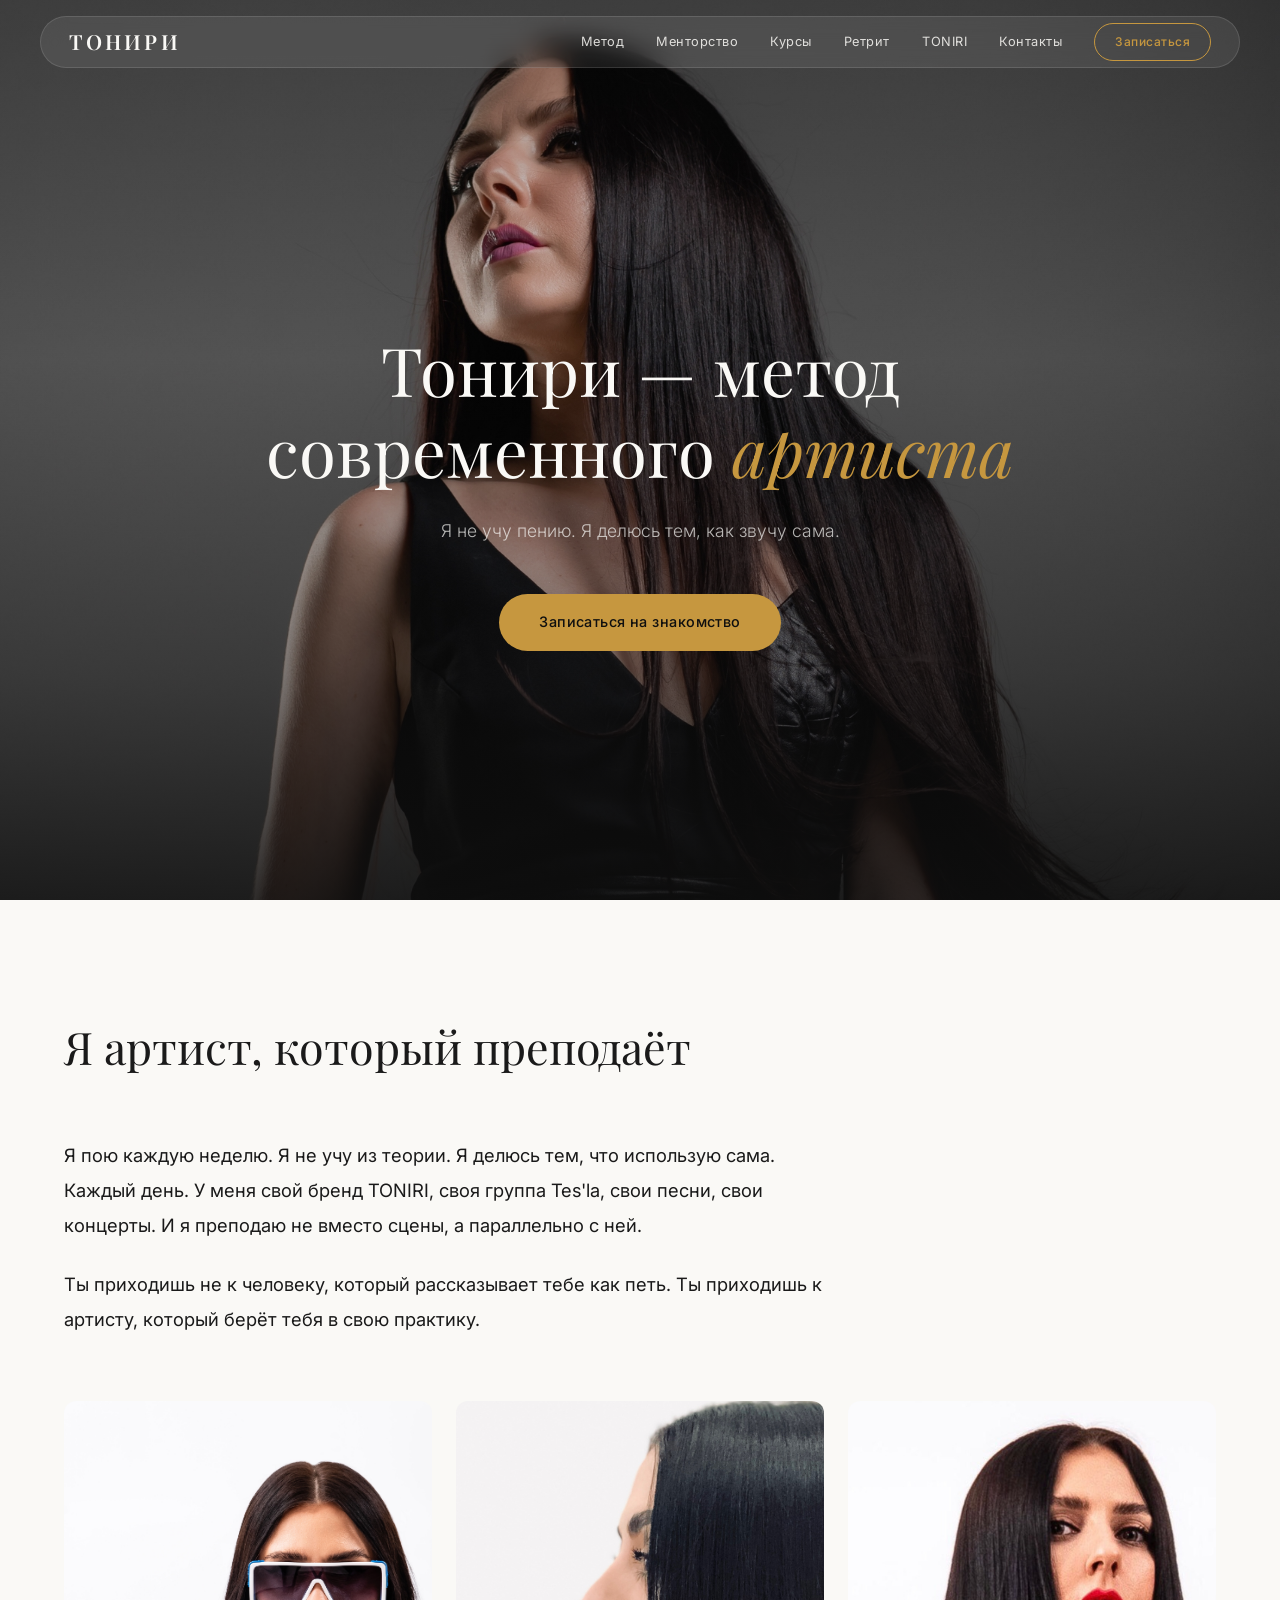
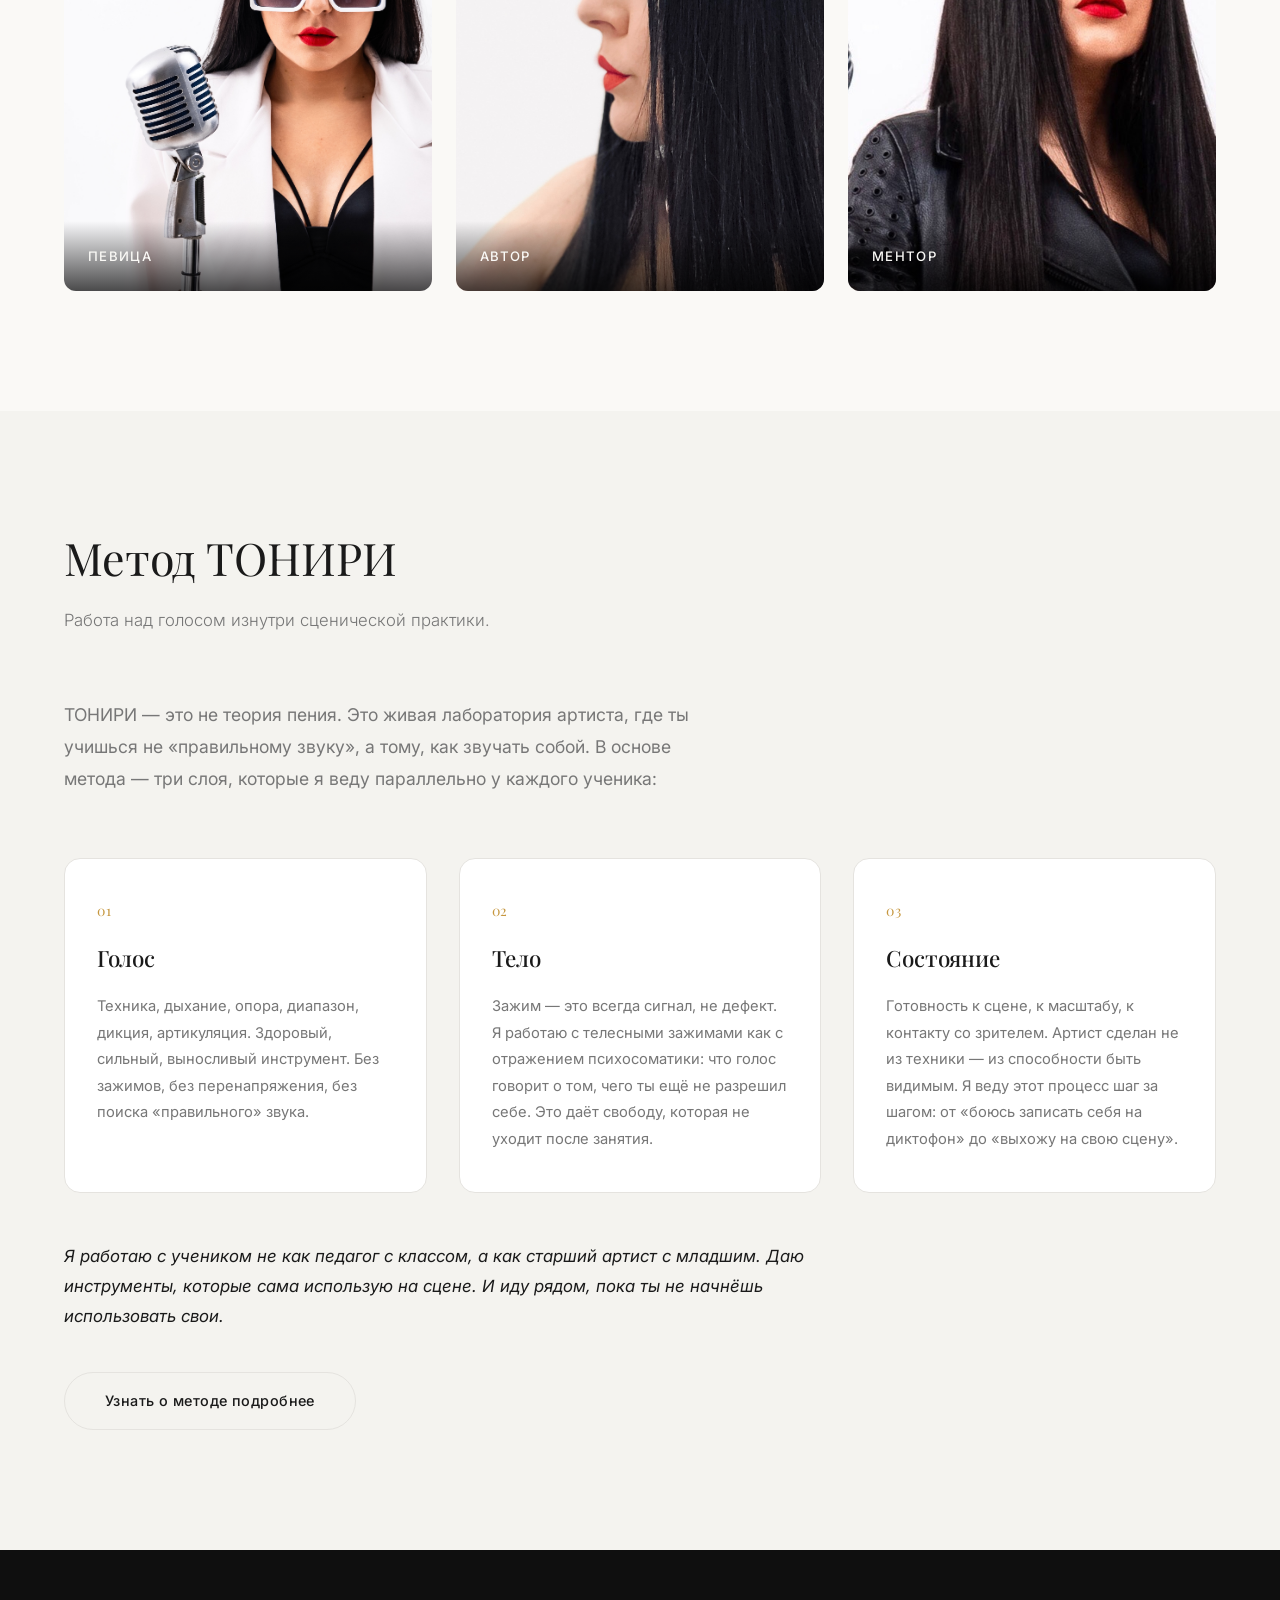
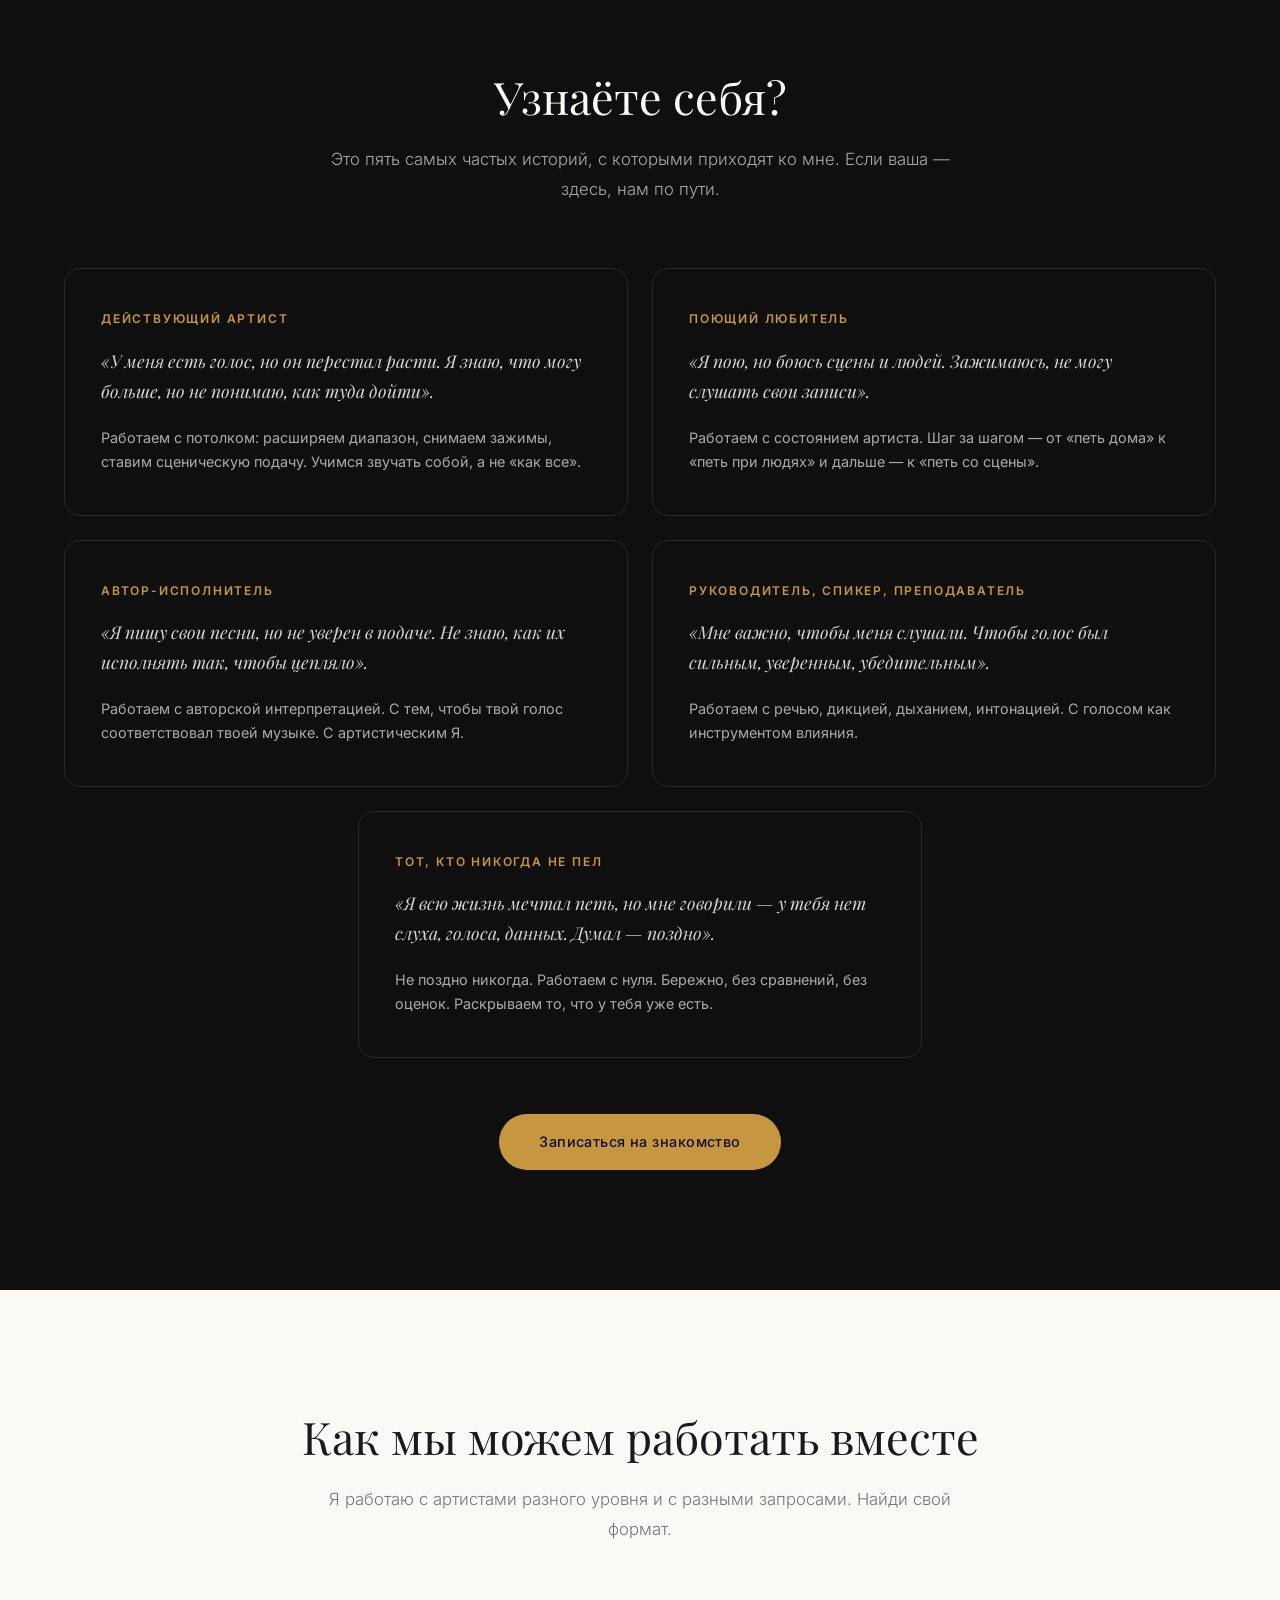
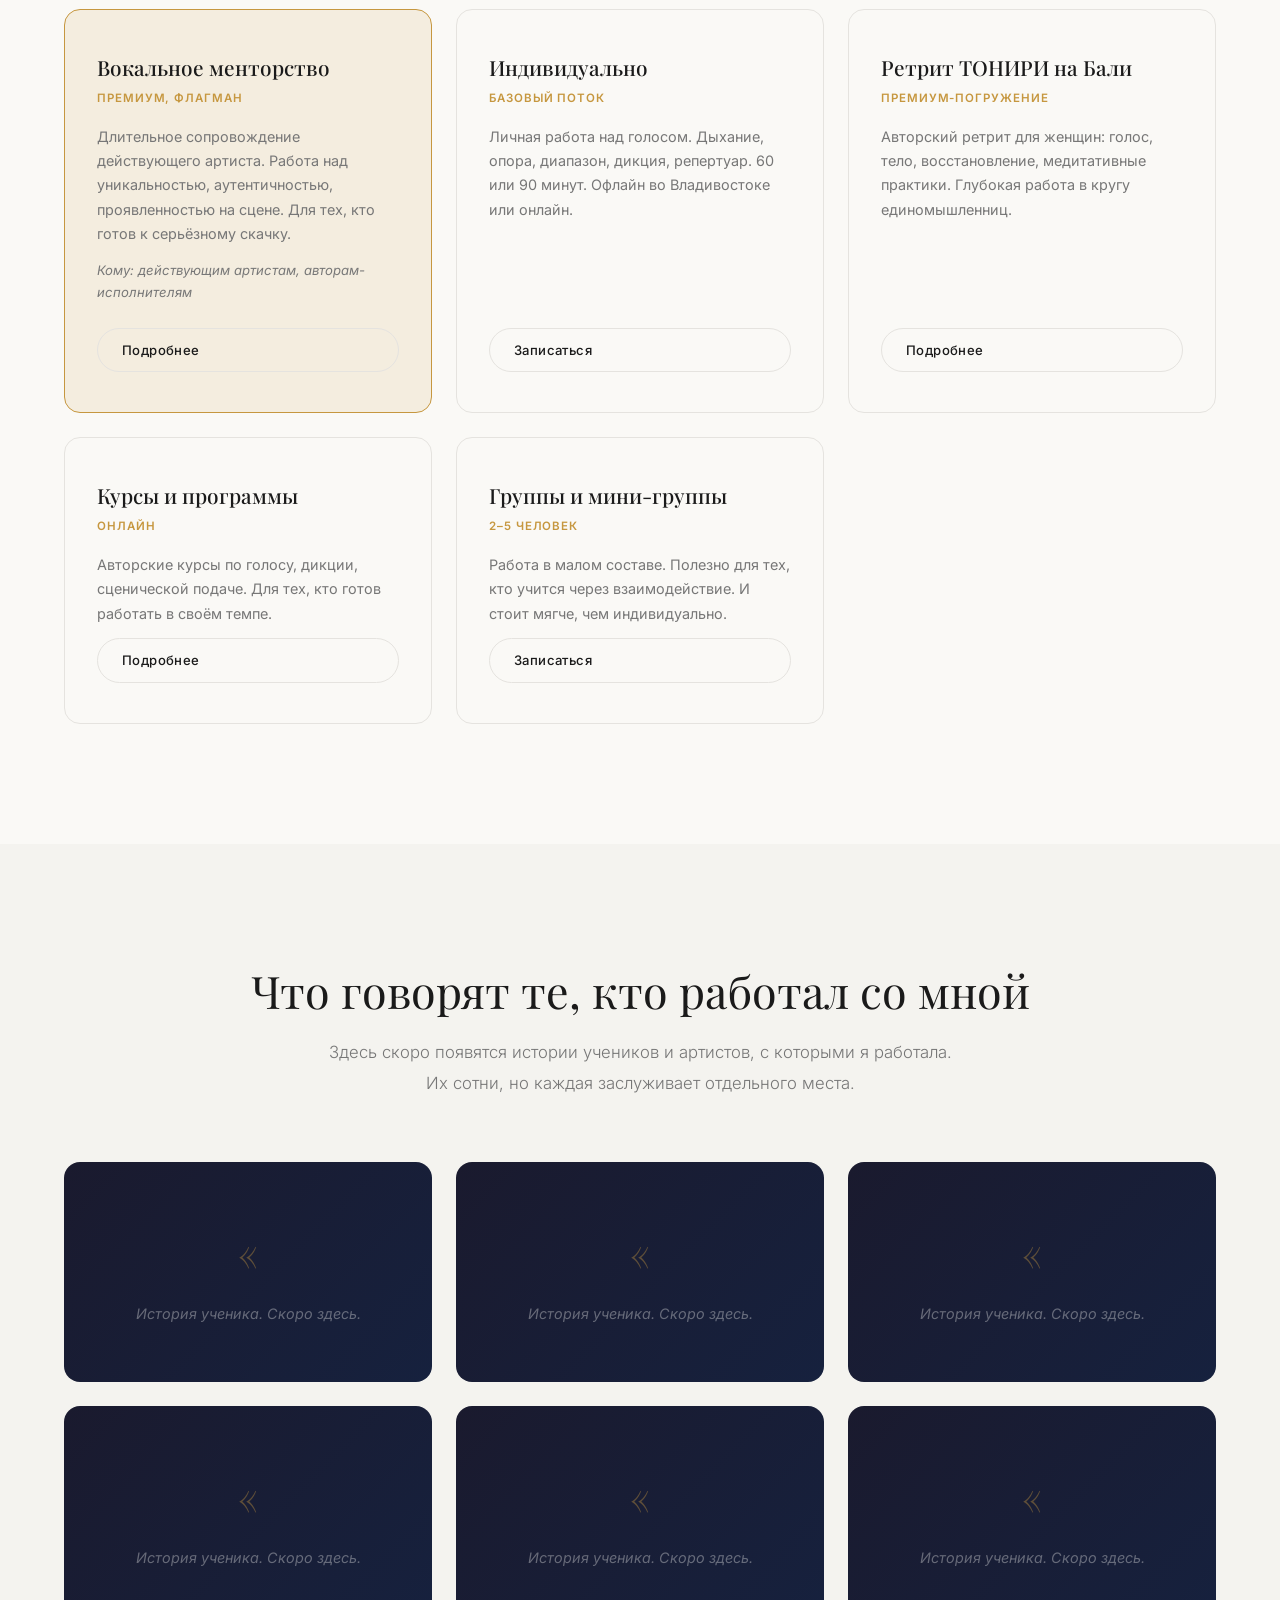
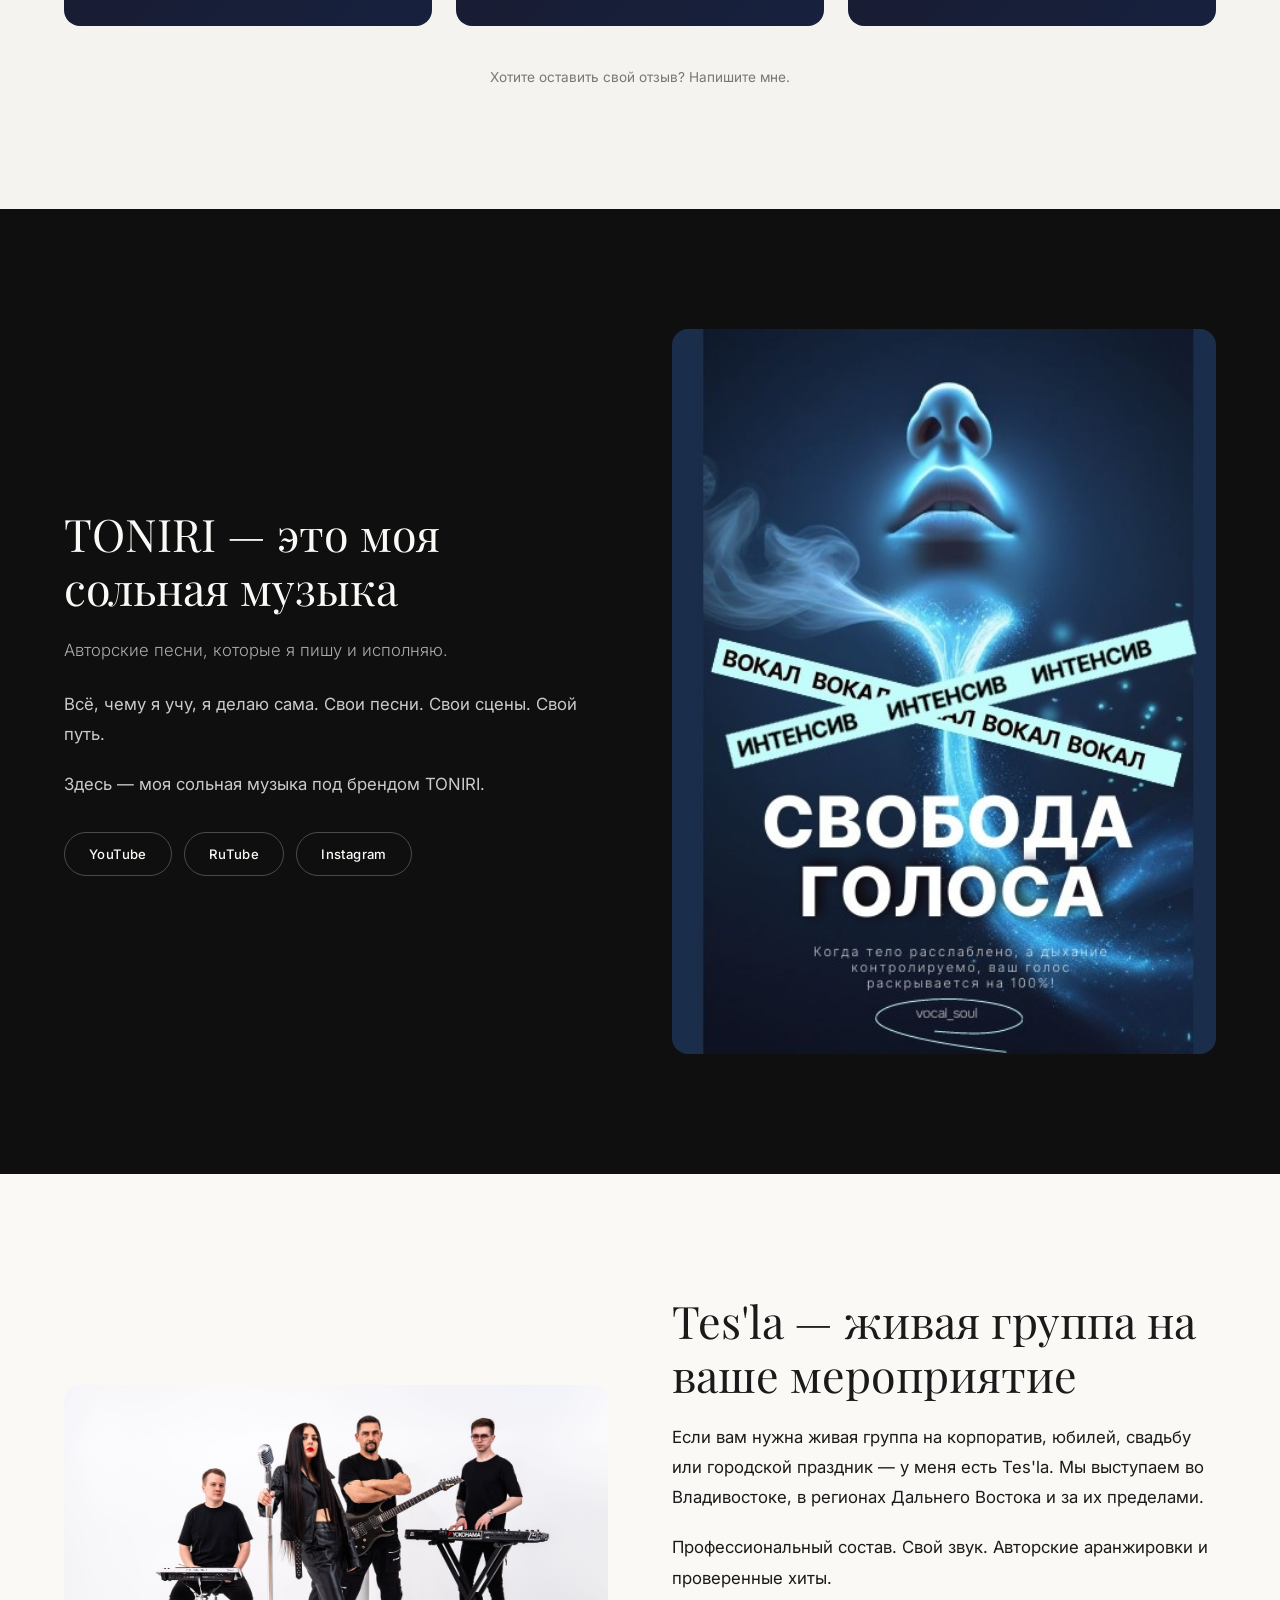
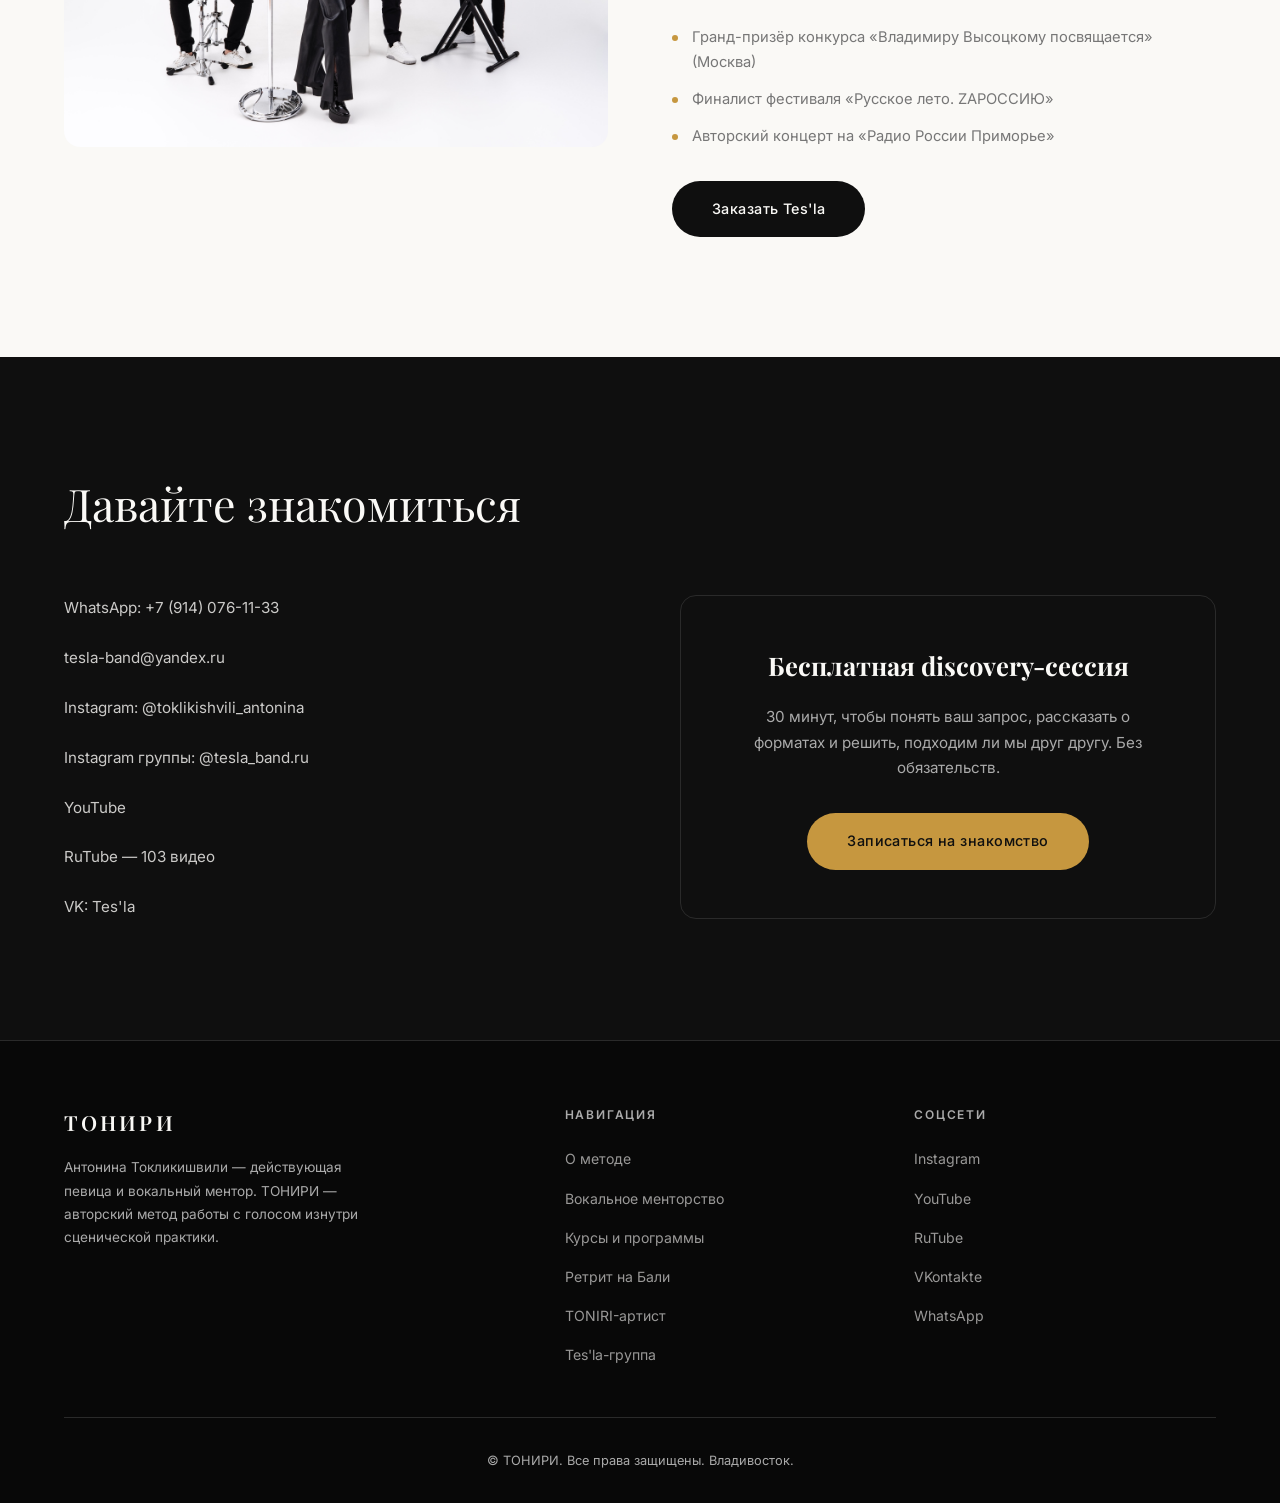
<file: index.html>
<!DOCTYPE html>
<html lang="ru">
<head>
  <meta charset="UTF-8">
  <meta name="viewport" content="width=device-width, initial-scale=1.0">
  <title>ТОНИРИ — метод современного артиста | Антонина Токликишвили</title>
  <meta name="description" content="Антонина Токликишвили — действующая певица, лидер группы Tes'la, автор метода ТОНИРИ. Вокальное менторство, ретриты, курсы.">
  <link rel="stylesheet" href="css/style.css">
</head>
<body>

  <!-- HEADER -->
  <header class="header">
    <div class="container">
      <a href="/" class="header__logo">Тонири</a>
      <nav class="header__nav">
        <a href="#method">Метод</a>
        <a href="pages/mentorship.html">Менторство</a>
        <a href="pages/courses.html">Курсы</a>
        <a href="pages/retreat.html">Ретрит</a>
        <a href="#artist">TONIRI</a>
        <a href="#contacts">Контакты</a>
        <a href="https://wa.me/79140761133?text=%D0%97%D0%B4%D1%80%D0%B0%D0%B2%D1%81%D1%82%D0%B2%D1%83%D0%B9%D1%82%D0%B5!%20%D0%A5%D0%BE%D1%87%D1%83%20%D0%B7%D0%B0%D0%BF%D0%B8%D1%81%D0%B0%D1%82%D1%8C%D1%81%D1%8F%20%D0%BD%D0%B0%20%D0%B7%D0%BD%D0%B0%D0%BA%D0%BE%D0%BC%D1%81%D1%82%D0%B2%D0%BE" target="_blank" class="header__cta">Записаться</a>
      </nav>
      <button class="header__burger" aria-label="Menu">
        <span></span><span></span><span></span>
      </button>
    </div>
  </header>

  <!-- MOBILE MENU -->
  <div class="mobile-menu">
    <a href="#method">Метод</a>
    <a href="pages/mentorship.html">Менторство</a>
    <a href="pages/courses.html">Курсы</a>
    <a href="pages/retreat.html">Ретрит</a>
    <a href="#artist">TONIRI</a>
    <a href="#contacts">Контакты</a>
    <a href="https://wa.me/79140761133?text=%D0%97%D0%B4%D1%80%D0%B0%D0%B2%D1%81%D1%82%D0%B2%D1%83%D0%B9%D1%82%D0%B5!%20%D0%A5%D0%BE%D1%87%D1%83%20%D0%B7%D0%B0%D0%BF%D0%B8%D1%81%D0%B0%D1%82%D1%8C%D1%81%D1%8F%20%D0%BD%D0%B0%20%D0%B7%D0%BD%D0%B0%D0%BA%D0%BE%D0%BC%D1%81%D1%82%D0%B2%D0%BE" class="btn btn--primary btn--small">Записаться</a>
  </div>

  <!-- ============================
       СЕКЦИЯ 1. HERO
       ============================ -->
  <section class="hero">
    <div class="hero__bg" style="background-image: url('images/hero-drark-portrait.jpg')"></div>
    <div class="hero__content">
      <h1 class="hero__manifesto">
        Тонири — метод<br>современного <em>артиста</em>
      </h1>
      <p class="hero__subtitle">Я не учу пению. Я делюсь тем, как звучу сама.</p>
      <div class="hero__cta-group">
        <a href="https://wa.me/79140761133?text=%D0%97%D0%B4%D1%80%D0%B0%D0%B2%D1%81%D1%82%D0%B2%D1%83%D0%B9%D1%82%D0%B5!%20%D0%A5%D0%BE%D1%87%D1%83%20%D0%B7%D0%B0%D0%BF%D0%B8%D1%81%D0%B0%D1%82%D1%8C%D1%81%D1%8F%20%D0%BD%D0%B0%20%D0%B7%D0%BD%D0%B0%D0%BA%D0%BE%D0%BC%D1%81%D1%82%D0%B2%D0%BE" target="_blank" class="btn btn--primary">Записаться на знакомство</a>
      </div>
    </div>
  </section>

  <!-- ============================
       СЕКЦИЯ 2. КТО ТАКАЯ АНТОНИНА
       ============================ -->
  <section class="section" id="about">
    <div class="container">
      <div class="section__header fade-up">
        <h2 class="section__title">Я артист, который преподаёт</h2>
      </div>
      <div class="about__text fade-up">
        <p>Я пою каждую неделю. Я не учу из теории. Я делюсь тем, что использую сама. Каждый день. У меня свой бренд TONIRI, своя группа Tes'la, свои песни, свои концерты. И я преподаю не вместо сцены, а параллельно с ней.</p>
        <p>Ты приходишь не к человеку, который рассказывает тебе как петь. Ты приходишь к артисту, который берёт тебя в свою практику.</p>
      </div>
      <div class="about__photos fade-up">
        <div class="about__photo">
          <img src="images/portrait-mic.jpg" alt="TONIRI на сцене">
          <div class="about__photo-label">Певица</div>
        </div>
        <div class="about__photo">
          <img src="images/portrait-profile.jpg" alt="В студии">
          <div class="about__photo-label">Автор</div>
        </div>
        <div class="about__photo">
          <img src="images/promo-white-mic.jpg" alt="Ментор">
          <div class="about__photo-label">Ментор</div>
        </div>
      </div>
    </div>
  </section>

  <!-- ============================
       СЕКЦИЯ 3. МЕТОД ТОНИРИ
       ============================ -->
  <section class="section section--alt" id="method">
    <div class="container">
      <div class="section__header fade-up">
        <h2 class="section__title">Метод ТОНИРИ</h2>
        <p class="section__subtitle">Работа над голосом изнутри сценической практики.</p>
      </div>
      <p class="method__intro fade-up">ТОНИРИ — это не теория пения. Это живая лаборатория артиста, где ты учишься не «правильному звуку», а тому, как звучать собой. В основе метода — три слоя, которые я веду параллельно у каждого ученика:</p>
      <div class="method__cards fade-up">
        <div class="method__card">
          <div class="method__card-number">01</div>
          <h3 class="method__card-title">Голос</h3>
          <p class="method__card-text">Техника, дыхание, опора, диапазон, дикция, артикуляция. Здоровый, сильный, выносливый инструмент. Без зажимов, без перенапряжения, без поиска «правильного» звука.</p>
        </div>
        <div class="method__card">
          <div class="method__card-number">02</div>
          <h3 class="method__card-title">Тело</h3>
          <p class="method__card-text">Зажим — это всегда сигнал, не дефект. Я работаю с телесными зажимами как с отражением психосоматики: что голос говорит о том, чего ты ещё не разрешил себе. Это даёт свободу, которая не уходит после занятия.</p>
        </div>
        <div class="method__card">
          <div class="method__card-number">03</div>
          <h3 class="method__card-title">Состояние</h3>
          <p class="method__card-text">Готовность к сцене, к масштабу, к контакту со зрителем. Артист сделан не из техники — из способности быть видимым. Я веду этот процесс шаг за шагом: от «боюсь записать себя на диктофон» до «выхожу на свою сцену».</p>
        </div>
      </div>
      <p class="method__footer fade-up">Я работаю с учеником не как педагог с классом, а как старший артист с младшим. Даю инструменты, которые сама использую на сцене. И иду рядом, пока ты не начнёшь использовать свои.</p>
      <a href="pages/method.html" class="btn btn--outline">Узнать о методе подробнее</a>
    </div>
  </section>

  <!-- ============================
       СЕКЦИЯ 4. С ЧЕМ ПРИХОДЯТ КО МНЕ
       ============================ -->
  <section class="section section--dark" id="personas">
    <div class="container">
      <div class="section__header section__header--center fade-up">
        <h2 class="section__title">Узнаёте себя?</h2>
        <p class="section__subtitle">Это пять самых частых историй, с которыми приходят ко мне. Если ваша — здесь, нам по пути.</p>
      </div>
      <div class="personas__grid fade-up">
        <div class="persona">
          <div class="persona__type">Действующий артист</div>
          <p class="persona__quote">«У меня есть голос, но он перестал расти. Я знаю, что могу больше, но не понимаю, как туда дойти».</p>
          <p class="persona__solution">Работаем с потолком: расширяем диапазон, снимаем зажимы, ставим сценическую подачу. Учимся звучать собой, а не «как все».</p>
        </div>
        <div class="persona">
          <div class="persona__type">Поющий любитель</div>
          <p class="persona__quote">«Я пою, но боюсь сцены и людей. Зажимаюсь, не могу слушать свои записи».</p>
          <p class="persona__solution">Работаем с состоянием артиста. Шаг за шагом — от «петь дома» к «петь при людях» и дальше — к «петь со сцены».</p>
        </div>
        <div class="persona">
          <div class="persona__type">Автор-исполнитель</div>
          <p class="persona__quote">«Я пишу свои песни, но не уверен в подаче. Не знаю, как их исполнять так, чтобы цепляло».</p>
          <p class="persona__solution">Работаем с авторской интерпретацией. С тем, чтобы твой голос соответствовал твоей музыке. С артистическим Я.</p>
        </div>
        <div class="persona">
          <div class="persona__type">Руководитель, спикер, преподаватель</div>
          <p class="persona__quote">«Мне важно, чтобы меня слушали. Чтобы голос был сильным, уверенным, убедительным».</p>
          <p class="persona__solution">Работаем с речью, дикцией, дыханием, интонацией. С голосом как инструментом влияния.</p>
        </div>
        <div class="persona">
          <div class="persona__type">Тот, кто никогда не пел</div>
          <p class="persona__quote">«Я всю жизнь мечтал петь, но мне говорили — у тебя нет слуха, голоса, данных. Думал — поздно».</p>
          <p class="persona__solution">Не поздно никогда. Работаем с нуля. Бережно, без сравнений, без оценок. Раскрываем то, что у тебя уже есть.</p>
        </div>
      </div>
      <div style="text-align: center; margin-top: 56px;" class="fade-up">
        <a href="https://wa.me/79140761133?text=%D0%97%D0%B4%D1%80%D0%B0%D0%B2%D1%81%D1%82%D0%B2%D1%83%D0%B9%D1%82%D0%B5!%20%D0%A5%D0%BE%D1%87%D1%83%20%D0%B7%D0%B0%D0%BF%D0%B8%D1%81%D0%B0%D1%82%D1%8C%D1%81%D1%8F%20%D0%BD%D0%B0%20%D0%B7%D0%BD%D0%B0%D0%BA%D0%BE%D0%BC%D1%81%D1%82%D0%B2%D0%BE" target="_blank" class="btn btn--primary">Записаться на знакомство</a>
      </div>
    </div>
  </section>

  <!-- ============================
       СЕКЦИЯ 5. ФОРМАТЫ РАБОТЫ
       ============================ -->
  <section class="section" id="formats">
    <div class="container">
      <div class="section__header section__header--center fade-up">
        <h2 class="section__title">Как мы можем работать вместе</h2>
        <p class="section__subtitle">Я работаю с артистами разного уровня и с разными запросами. Найди свой формат.</p>
      </div>
      <div class="formats__grid fade-up">
        <div class="format-card format-card--premium">

          <h3 class="format-card__title">Вокальное менторство</h3>
          <div class="format-card__tag">премиум, флагман</div>
          <p class="format-card__text">Длительное сопровождение действующего артиста. Работа над уникальностью, аутентичностью, проявленностью на сцене. Для тех, кто готов к серьёзному скачку.</p>
          <p class="format-card__audience">Кому: действующим артистам, авторам-исполнителям</p>
          <a href="pages/mentorship.html" class="btn btn--outline btn--small">Подробнее</a>
        </div>
        <div class="format-card">

          <h3 class="format-card__title">Индивидуально</h3>
          <div class="format-card__tag">базовый поток</div>
          <p class="format-card__text">Личная работа над голосом. Дыхание, опора, диапазон, дикция, репертуар. 60 или 90 минут. Офлайн во Владивостоке или онлайн.</p>
          <a href="https://wa.me/79140761133?text=%D0%97%D0%B4%D1%80%D0%B0%D0%B2%D1%81%D1%82%D0%B2%D1%83%D0%B9%D1%82%D0%B5!%20%D0%A5%D0%BE%D1%87%D1%83%20%D0%B7%D0%B0%D0%BF%D0%B8%D1%81%D0%B0%D1%82%D1%8C%D1%81%D1%8F%20%D0%BD%D0%B0%20%D0%B8%D0%BD%D0%B4%D0%B8%D0%B2%D0%B8%D0%B4%D1%83%D0%B0%D0%BB%D1%8C%D0%BD%D0%BE%D0%B5%20%D0%B7%D0%B0%D0%BD%D1%8F%D1%82%D0%B8%D0%B5" target="_blank" class="btn btn--outline btn--small">Записаться</a>
        </div>
        <div class="format-card">

          <h3 class="format-card__title">Ретрит ТОНИРИ на Бали</h3>
          <div class="format-card__tag">премиум-погружение</div>
          <p class="format-card__text">Авторский ретрит для женщин: голос, тело, восстановление, медитативные практики. Глубокая работа в кругу единомышленниц.</p>
          <a href="pages/retreat.html" class="btn btn--outline btn--small">Подробнее</a>
        </div>
        <div class="format-card">

          <h3 class="format-card__title">Курсы и программы</h3>
          <div class="format-card__tag">онлайн</div>
          <p class="format-card__text">Авторские курсы по голосу, дикции, сценической подаче. Для тех, кто готов работать в своём темпе.</p>
          <a href="pages/courses.html" class="btn btn--outline btn--small">Подробнее</a>
        </div>
        <div class="format-card">

          <h3 class="format-card__title">Группы и мини-группы</h3>
          <div class="format-card__tag">2–5 человек</div>
          <p class="format-card__text">Работа в малом составе. Полезно для тех, кто учится через взаимодействие. И стоит мягче, чем индивидуально.</p>
          <a href="https://wa.me/79140761133?text=%D0%97%D0%B4%D1%80%D0%B0%D0%B2%D1%81%D1%82%D0%B2%D1%83%D0%B9%D1%82%D0%B5!%20%D0%98%D0%BD%D1%82%D0%B5%D1%80%D0%B5%D1%81%D1%83%D1%8E%D1%82%20%D0%B3%D1%80%D1%83%D0%BF%D0%BF%D0%BE%D0%B2%D1%8B%D0%B5%20%D0%B7%D0%B0%D0%BD%D1%8F%D1%82%D0%B8%D1%8F" target="_blank" class="btn btn--outline btn--small">Записаться</a>
        </div>
      </div>
    </div>
  </section>

  <!-- ============================
       СЕКЦИЯ 6. ОТЗЫВЫ
       ============================ -->
  <section class="section section--alt" id="testimonials">
    <div class="container">
      <div class="section__header section__header--center fade-up">
        <h2 class="section__title">Что говорят те, кто работал со мной</h2>
        <p class="section__subtitle">Здесь скоро появятся истории учеников и артистов, с которыми я работала. Их сотни, но каждая заслуживает отдельного места.</p>
      </div>
      <div class="testimonials__grid fade-up">
        <div class="testimonial">
          <div class="testimonial__quote-icon">&laquo;</div>
          <p class="testimonial__placeholder">История ученика. Скоро здесь.</p>
        </div>
        <div class="testimonial">
          <div class="testimonial__quote-icon">&laquo;</div>
          <p class="testimonial__placeholder">История ученика. Скоро здесь.</p>
        </div>
        <div class="testimonial">
          <div class="testimonial__quote-icon">&laquo;</div>
          <p class="testimonial__placeholder">История ученика. Скоро здесь.</p>
        </div>
        <div class="testimonial">
          <div class="testimonial__quote-icon">&laquo;</div>
          <p class="testimonial__placeholder">История ученика. Скоро здесь.</p>
        </div>
        <div class="testimonial">
          <div class="testimonial__quote-icon">&laquo;</div>
          <p class="testimonial__placeholder">История ученика. Скоро здесь.</p>
        </div>
        <div class="testimonial">
          <div class="testimonial__quote-icon">&laquo;</div>
          <p class="testimonial__placeholder">История ученика. Скоро здесь.</p>
        </div>
      </div>
      <p class="testimonials__note fade-up">Хотите оставить свой отзыв? Напишите мне.</p>
    </div>
  </section>

  <!-- ============================
       СЕКЦИЯ 7. TONIRI — АРТИСТ
       ============================ -->
  <section class="section section--dark" id="artist">
    <div class="container">
      <div class="artist__layout fade-up">
        <div class="artist__text">
          <h2 class="section__title">TONIRI — это моя сольная музыка</h2>
          <p class="section__subtitle" style="margin-bottom: 24px;">Авторские песни, которые я пишу и исполняю.</p>
          <p>Всё, чему я учу, я делаю сама. Свои песни. Свои сцены. Свой путь.</p>
          <p>Здесь — моя сольная музыка под брендом TONIRI.</p>
          <div class="artist__links">
            <a href="https://www.youtube.com/channel/UCNn1ef2-TmgNgp6hWCj16Mg" target="_blank" class="btn btn--outline-light btn--small">YouTube</a>
            <a href="https://rutube.ru/channel/24878464/" target="_blank" class="btn btn--outline-light btn--small">RuTube</a>
            <a href="https://www.instagram.com/toklikishvili_antonina/" target="_blank" class="btn btn--outline-light btn--small">Instagram</a>
          </div>
        </div>
        <div class="artist__image">
          <img src="images/promo-black.jpg" alt="TONIRI — Антонина Токликишвили">
        </div>
      </div>
    </div>
  </section>

  <!-- ============================
       СЕКЦИЯ 8. TES'LA
       ============================ -->
  <section class="section" id="tesla">
    <div class="container">
      <div class="tesla__layout fade-up">
        <div class="tesla__image">
          <img src="images/tesla-band.jpg" alt="Группа Tes'la">
        </div>
        <div class="tesla__text">
          <h2 class="section__title">Tes'la — живая группа на ваше мероприятие</h2>
          <p>Если вам нужна живая группа на корпоратив, юбилей, свадьбу или городской праздник — у меня есть Tes'la. Мы выступаем во Владивостоке, в регионах Дальнего Востока и за их пределами.</p>
          <p>Профессиональный состав. Свой звук. Авторские аранжировки и проверенные хиты.</p>
          <ul class="tesla__markers">
            <li>Гранд-призёр конкурса «Владимиру Высоцкому посвящается» (Москва)</li>
            <li>Финалист фестиваля «Русское лето. ZАРОССИЮ»</li>
            <li>Авторский концерт на «Радио России Приморье»</li>
          </ul>
          <a href="https://wa.me/79140761133?text=%D0%97%D0%B4%D1%80%D0%B0%D0%B2%D1%81%D1%82%D0%B2%D1%83%D0%B9%D1%82%D0%B5!%20%D0%A5%D0%BE%D1%87%D1%83%20%D0%B7%D0%B0%D0%BA%D0%B0%D0%B7%D0%B0%D1%82%D1%8C%20%D0%B3%D1%80%D1%83%D0%BF%D0%BF%D1%83%20Tes'la" target="_blank" class="btn btn--dark">Заказать Tes'la</a>
        </div>
      </div>
    </div>
  </section>

  <!-- ============================
       СЕКЦИЯ 9. КОНТАКТЫ
       ============================ -->
  <section class="section section--dark" id="contacts">
    <div class="container">
      <div class="section__header fade-up">
        <h2 class="section__title">Давайте знакомиться</h2>
      </div>
      <div class="contacts__layout fade-up">
        <div class="contacts__info">
          <div class="contact-item">

            <a href="https://wa.me/79140761133" target="_blank">WhatsApp: +7 (914) 076-11-33</a>
          </div>
          <div class="contact-item">

            <a href="mailto:tesla-band@yandex.ru">tesla-band@yandex.ru</a>
          </div>
          <div class="contact-item">

            <a href="https://www.instagram.com/toklikishvili_antonina/" target="_blank">Instagram: @toklikishvili_antonina</a>
          </div>
          <div class="contact-item">

            <a href="https://www.instagram.com/tesla_band.ru/" target="_blank">Instagram группы: @tesla_band.ru</a>
          </div>
          <div class="contact-item">

            <a href="https://www.youtube.com/channel/UCNn1ef2-TmgNgp6hWCj16Mg" target="_blank">YouTube</a>
          </div>
          <div class="contact-item">

            <a href="https://rutube.ru/channel/24878464/" target="_blank">RuTube — 103 видео</a>
          </div>
          <div class="contact-item">

            <a href="https://vk.com/musicbandtesla" target="_blank">VK: Tes'la</a>
          </div>
        </div>
        <div class="contacts__cta">
          <h3 class="contacts__cta-title">Бесплатная discovery-сессия</h3>
          <p class="contacts__cta-text">30 минут, чтобы понять ваш запрос, рассказать о форматах и решить, подходим ли мы друг другу. Без обязательств.</p>
          <a href="https://wa.me/79140761133?text=%D0%97%D0%B4%D1%80%D0%B0%D0%B2%D1%81%D1%82%D0%B2%D1%83%D0%B9%D1%82%D0%B5!%20%D0%A5%D0%BE%D1%87%D1%83%20%D0%B7%D0%B0%D0%BF%D0%B8%D1%81%D0%B0%D1%82%D1%8C%D1%81%D1%8F%20%D0%BD%D0%B0%20%D0%B7%D0%BD%D0%B0%D0%BA%D0%BE%D0%BC%D1%81%D1%82%D0%B2%D0%BE" target="_blank" class="btn btn--primary">Записаться на знакомство</a>
        </div>
      </div>
    </div>
  </section>

  <!-- FOOTER -->
  <footer class="footer">
    <div class="container">
      <div class="footer__grid">
        <div>
          <div class="footer__brand-name">Тонири</div>
          <p class="footer__brand-desc">Антонина Токликишвили — действующая певица и вокальный ментор. ТОНИРИ — авторский метод работы с голосом изнутри сценической практики.</p>
        </div>
        <div>
          <div class="footer__heading">Навигация</div>
          <ul class="footer__links">
            <li><a href="#about">О методе</a></li>
            <li><a href="pages/mentorship.html">Вокальное менторство</a></li>
            <li><a href="pages/courses.html">Курсы и программы</a></li>
            <li><a href="pages/retreat.html">Ретрит на Бали</a></li>
            <li><a href="#artist">TONIRI-артист</a></li>
            <li><a href="#tesla">Tes'la-группа</a></li>
          </ul>
        </div>
        <div>
          <div class="footer__heading">Соцсети</div>
          <ul class="footer__links">
            <li><a href="https://www.instagram.com/toklikishvili_antonina/" target="_blank">Instagram</a></li>
            <li><a href="https://www.youtube.com/channel/UCNn1ef2-TmgNgp6hWCj16Mg" target="_blank">YouTube</a></li>
            <li><a href="https://rutube.ru/channel/24878464/" target="_blank">RuTube</a></li>
            <li><a href="https://vk.com/musicbandtesla" target="_blank">VKontakte</a></li>
            <li><a href="https://wa.me/79140761133" target="_blank">WhatsApp</a></li>
          </ul>
        </div>
      </div>
      <div class="footer__bottom">
        &copy; ТОНИРИ. Все права защищены. Владивосток.
      </div>
    </div>
  </footer>

  <script src="js/main.js"></script>
</body>
</html>
</file>
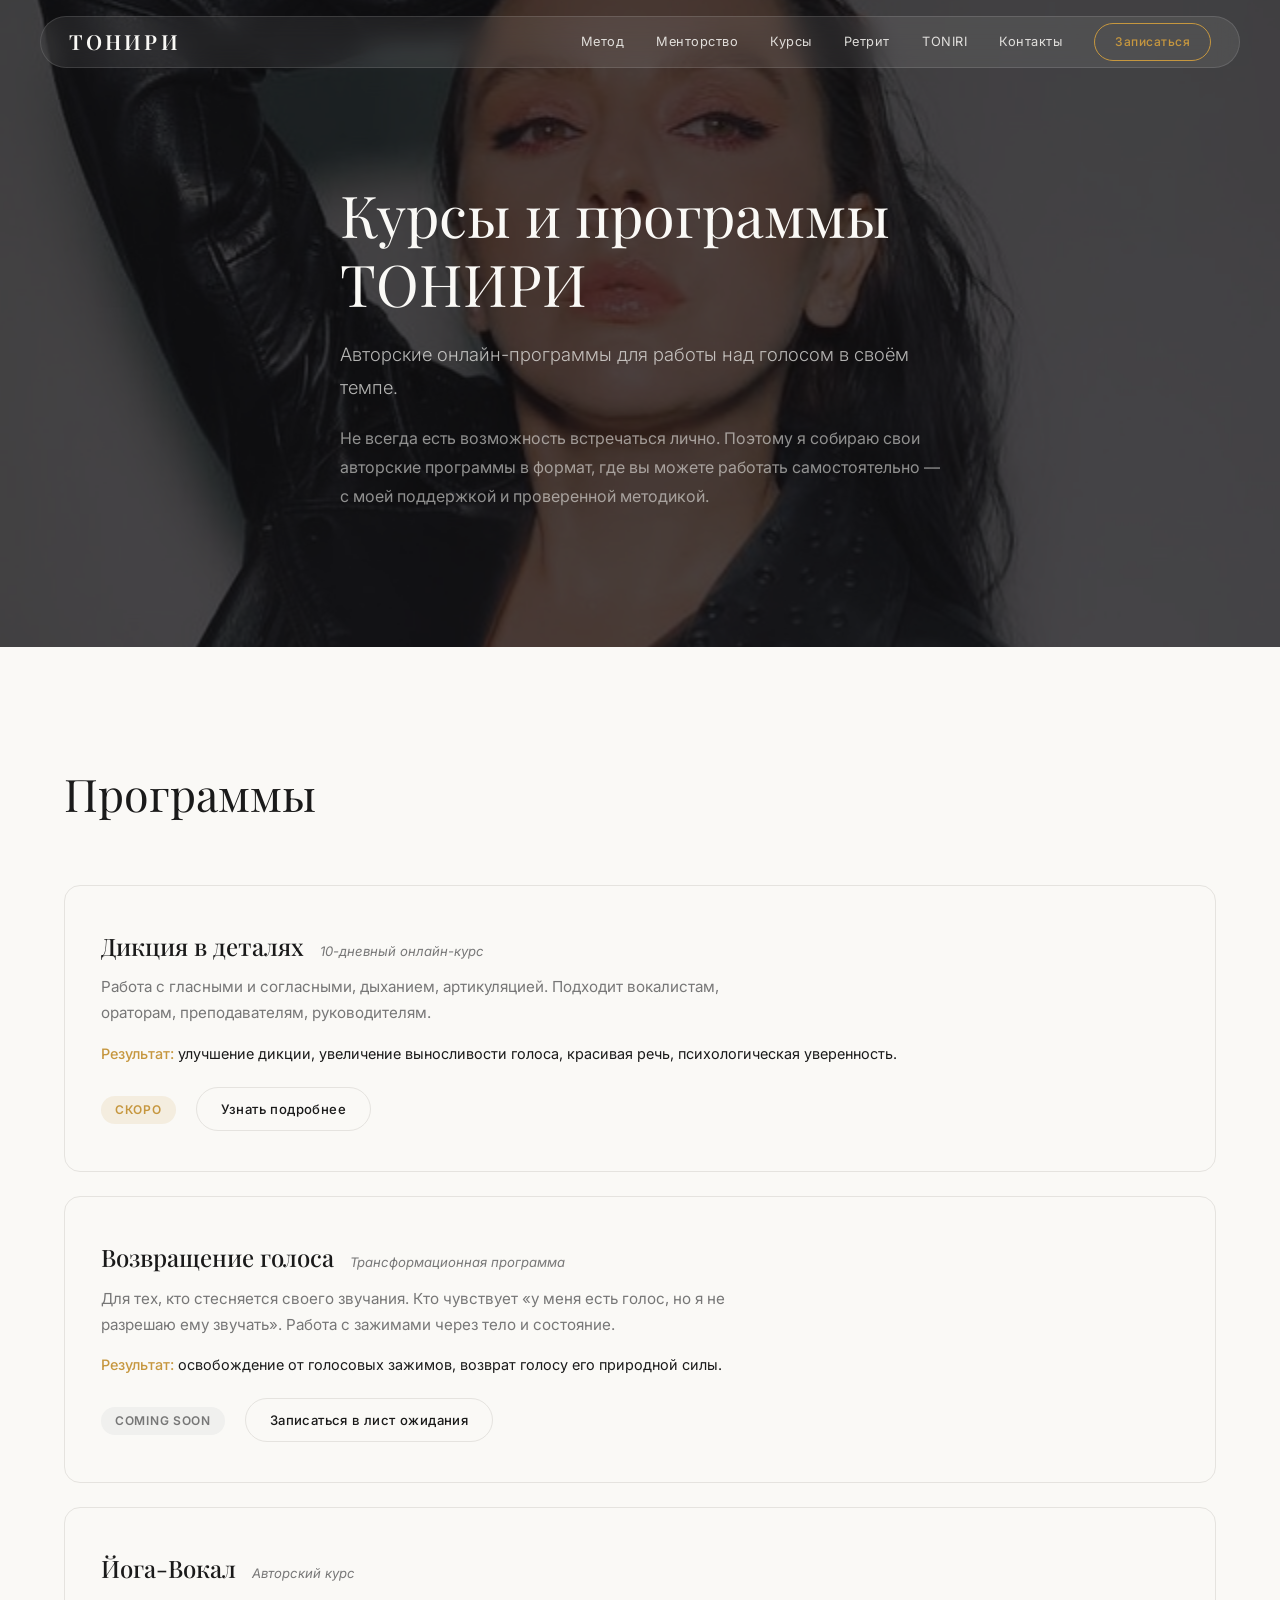
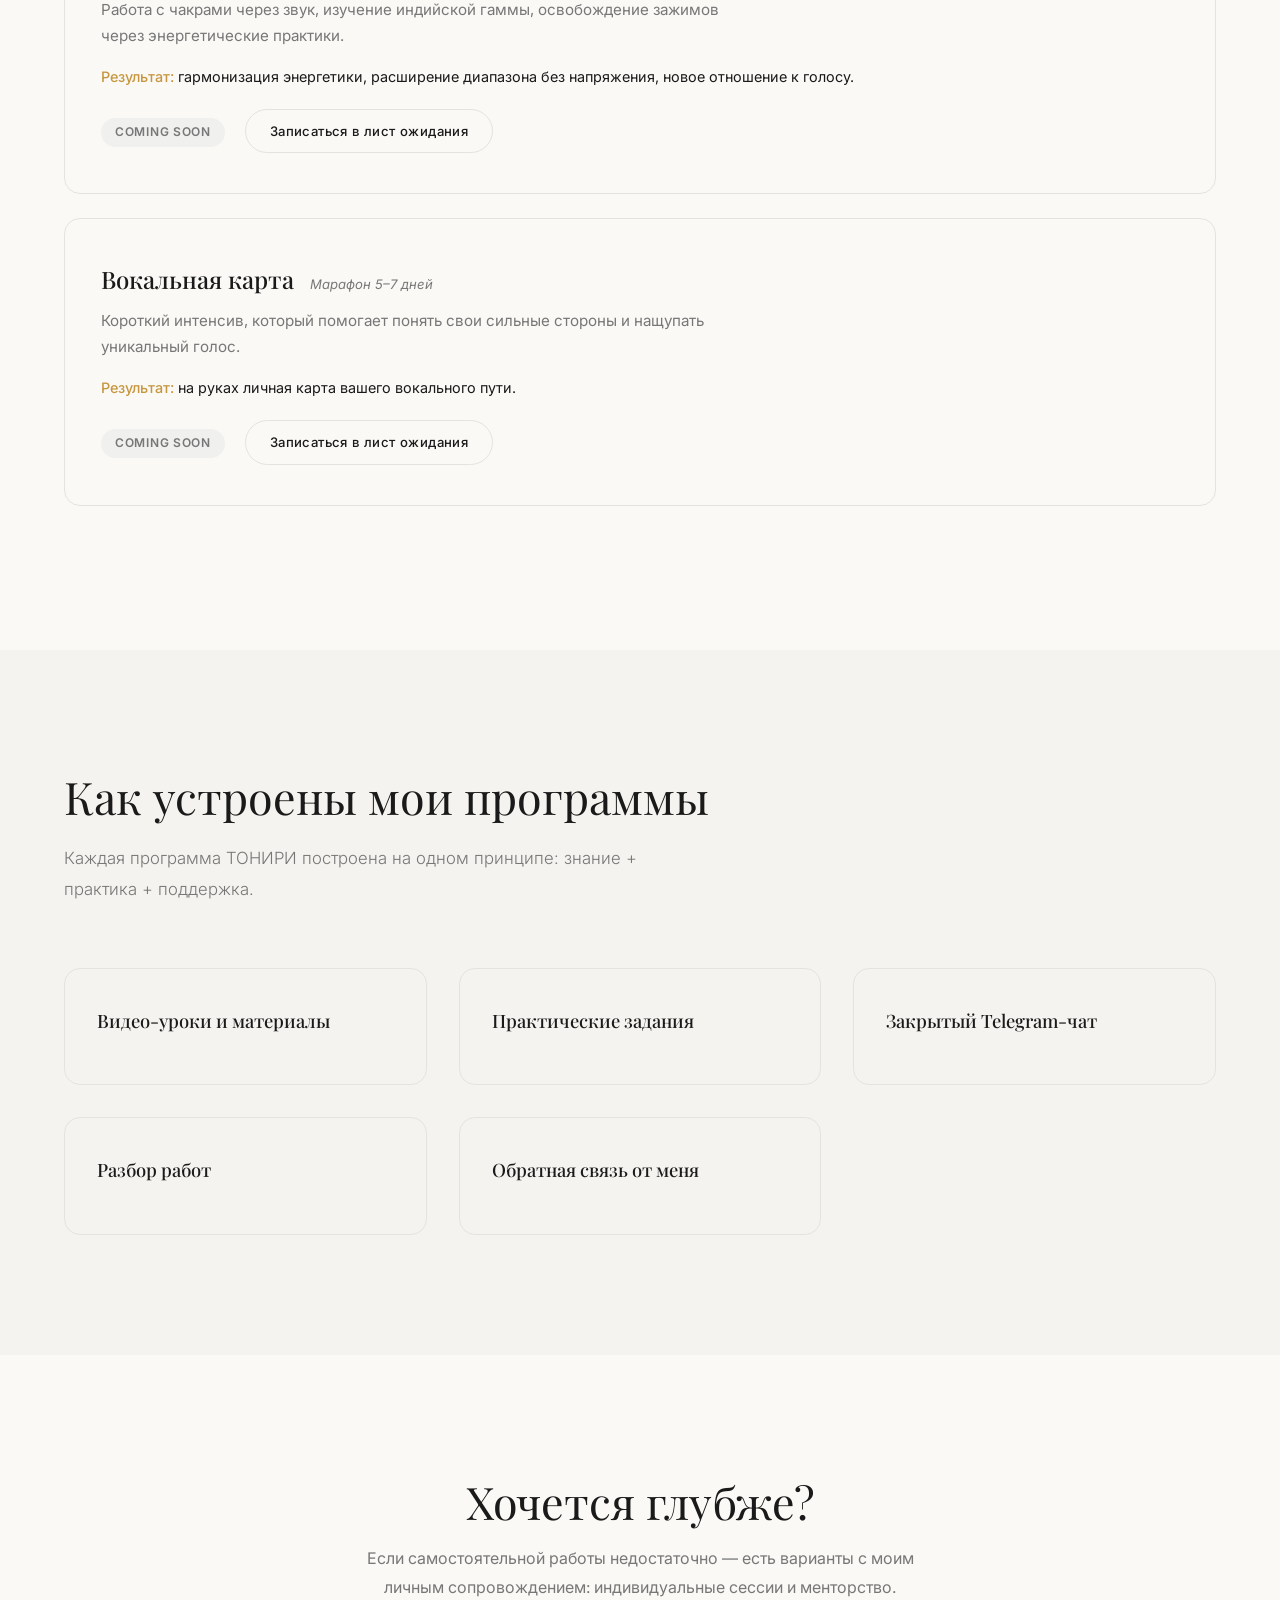
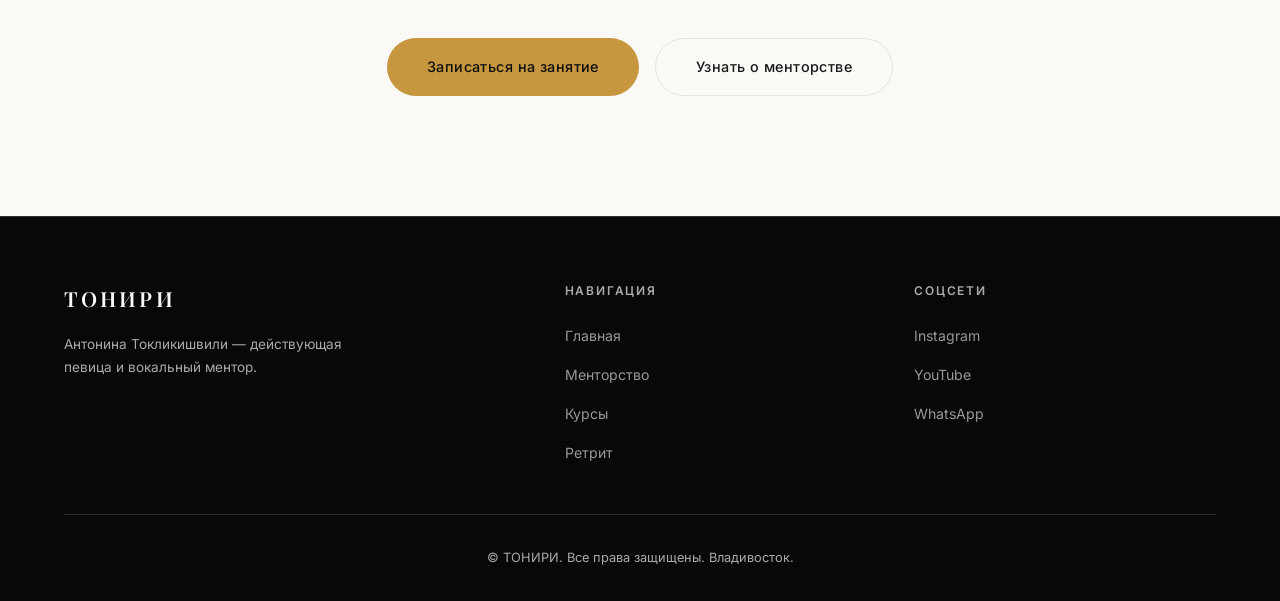
<file: pages/courses.html>
<!DOCTYPE html>
<html lang="ru">
<head>
  <meta charset="UTF-8">
  <meta name="viewport" content="width=device-width, initial-scale=1.0">
  <title>Курсы и программы ТОНИРИ — Антонина Токликишвили</title>
  <meta name="description" content="Авторские онлайн-программы для работы над голосом в своём темпе. Дикция, вокал, сценическая подача.">
  <link rel="stylesheet" href="../css/style.css">
</head>
<body>

  <header class="header header--scrolled">
    <div class="container">
      <a href="../" class="header__logo">Тонири</a>
      <nav class="header__nav">
        <a href="../#method">Метод</a>
        <a href="mentorship.html">Менторство</a>
        <a href="courses.html">Курсы</a>
        <a href="retreat.html">Ретрит</a>
        <a href="../#artist">TONIRI</a>
        <a href="../#contacts">Контакты</a>
        <a href="https://wa.me/79140761133?text=%D0%97%D0%B4%D1%80%D0%B0%D0%B2%D1%81%D1%82%D0%B2%D1%83%D0%B9%D1%82%D0%B5!%20%D0%98%D0%BD%D1%82%D0%B5%D1%80%D0%B5%D1%81%D1%83%D1%8E%D1%82%20%D0%BA%D1%83%D1%80%D1%81%D1%8B" target="_blank" class="header__cta">Записаться</a>
      </nav>
      <button class="header__burger" aria-label="Menu"><span></span><span></span><span></span></button>
    </div>
  </header>

  <div class="mobile-menu">
    <a href="../#method">Метод</a>
    <a href="mentorship.html">Менторство</a>
    <a href="courses.html">Курсы</a>
    <a href="retreat.html">Ретрит</a>
    <a href="../#artist">TONIRI</a>
    <a href="../#contacts">Контакты</a>
  </div>

  <!-- HERO -->
  <section class="subpage-hero">
    <div class="subpage-hero__bg" style="background-image: url('../images/portrait-red-lips.jpg')"></div>
    <div class="container">
      <h1 class="subpage-hero__title">Курсы и программы<br>ТОНИРИ</h1>
      <p class="subpage-hero__subtitle">Авторские онлайн-программы для работы над голосом в своём темпе.</p>
      <p class="subpage-hero__lead">Не всегда есть возможность встречаться лично. Поэтому я собираю свои авторские программы в формат, где вы можете работать самостоятельно — с моей поддержкой и проверенной методикой.</p>
    </div>
  </section>

  <!-- ПРОГРАММЫ -->
  <section class="section">
    <div class="container">
      <div class="section__header fade-up">
        <h2 class="section__title">Программы</h2>
      </div>

      <div class="course-card fade-up">
        <div class="course-card__header">
          <h3 class="course-card__title">Дикция в деталях</h3>
          <span class="course-card__format">10-дневный онлайн-курс</span>
        </div>
        <p class="course-card__desc">Работа с гласными и согласными, дыханием, артикуляцией. Подходит вокалистам, ораторам, преподавателям, руководителям.</p>
        <p class="course-card__result"><strong>Результат:</strong> улучшение дикции, увеличение выносливости голоса, красивая речь, психологическая уверенность.</p>
        <span class="course-card__status course-card__status--active">Скоро</span>
        <a href="https://wa.me/79140761133?text=%D0%97%D0%B4%D1%80%D0%B0%D0%B2%D1%81%D1%82%D0%B2%D1%83%D0%B9%D1%82%D0%B5!%20%D0%98%D0%BD%D1%82%D0%B5%D1%80%D0%B5%D1%81%D1%83%D0%B5%D1%82%20%D0%BA%D1%83%D1%80%D1%81%20%D0%94%D0%B8%D0%BA%D1%86%D0%B8%D1%8F%20%D0%B2%20%D0%B4%D0%B5%D1%82%D0%B0%D0%BB%D1%8F%D1%85" target="_blank" class="btn btn--outline btn--small">Узнать подробнее</a>
      </div>

      <div class="course-card fade-up">
        <div class="course-card__header">
          <h3 class="course-card__title">Возвращение голоса</h3>
          <span class="course-card__format">Трансформационная программа</span>
        </div>
        <p class="course-card__desc">Для тех, кто стесняется своего звучания. Кто чувствует «у меня есть голос, но я не разрешаю ему звучать». Работа с зажимами через тело и состояние.</p>
        <p class="course-card__result"><strong>Результат:</strong> освобождение от голосовых зажимов, возврат голосу его природной силы.</p>
        <span class="course-card__status course-card__status--soon">Coming soon</span>
        <a href="https://wa.me/79140761133?text=%D0%97%D0%B4%D1%80%D0%B0%D0%B2%D1%81%D1%82%D0%B2%D1%83%D0%B9%D1%82%D0%B5!%20%D0%A5%D0%BE%D1%87%D1%83%20%D0%B2%20%D0%BB%D0%B8%D1%81%D1%82%20%D0%BE%D0%B6%D0%B8%D0%B4%D0%B0%D0%BD%D0%B8%D1%8F%20%D0%BA%D1%83%D1%80%D1%81%D0%B0%20%D0%92%D0%BE%D0%B7%D0%B2%D1%80%D0%B0%D1%89%D0%B5%D0%BD%D0%B8%D0%B5%20%D0%B3%D0%BE%D0%BB%D0%BE%D1%81%D0%B0" target="_blank" class="btn btn--outline btn--small">Записаться в лист ожидания</a>
      </div>

      <div class="course-card fade-up">
        <div class="course-card__header">
          <h3 class="course-card__title">Йога-Вокал</h3>
          <span class="course-card__format">Авторский курс</span>
        </div>
        <p class="course-card__desc">Работа с чакрами через звук, изучение индийской гаммы, освобождение зажимов через энергетические практики.</p>
        <p class="course-card__result"><strong>Результат:</strong> гармонизация энергетики, расширение диапазона без напряжения, новое отношение к голосу.</p>
        <span class="course-card__status course-card__status--soon">Coming soon</span>
        <a href="https://wa.me/79140761133?text=%D0%97%D0%B4%D1%80%D0%B0%D0%B2%D1%81%D1%82%D0%B2%D1%83%D0%B9%D1%82%D0%B5!%20%D0%A5%D0%BE%D1%87%D1%83%20%D0%B2%20%D0%BB%D0%B8%D1%81%D1%82%20%D0%BE%D0%B6%D0%B8%D0%B4%D0%B0%D0%BD%D0%B8%D1%8F%20%D0%BA%D1%83%D1%80%D1%81%D0%B0%20%D0%99%D0%BE%D0%B3%D0%B0-%D0%92%D0%BE%D0%BA%D0%B0%D0%BB" target="_blank" class="btn btn--outline btn--small">Записаться в лист ожидания</a>
      </div>

      <div class="course-card fade-up">
        <div class="course-card__header">
          <h3 class="course-card__title">Вокальная карта</h3>
          <span class="course-card__format">Марафон 5–7 дней</span>
        </div>
        <p class="course-card__desc">Короткий интенсив, который помогает понять свои сильные стороны и нащупать уникальный голос.</p>
        <p class="course-card__result"><strong>Результат:</strong> на руках личная карта вашего вокального пути.</p>
        <span class="course-card__status course-card__status--soon">Coming soon</span>
        <a href="https://wa.me/79140761133?text=%D0%97%D0%B4%D1%80%D0%B0%D0%B2%D1%81%D1%82%D0%B2%D1%83%D0%B9%D1%82%D0%B5!%20%D0%A5%D0%BE%D1%87%D1%83%20%D0%B2%20%D0%BB%D0%B8%D1%81%D1%82%20%D0%BE%D0%B6%D0%B8%D0%B4%D0%B0%D0%BD%D0%B8%D1%8F%20%D0%BC%D0%B0%D1%80%D0%B0%D1%84%D0%BE%D0%BD%D0%B0%20%D0%92%D0%BE%D0%BA%D0%B0%D0%BB%D1%8C%D0%BD%D0%B0%D1%8F%20%D0%BA%D0%B0%D1%80%D1%82%D0%B0" target="_blank" class="btn btn--outline btn--small">Записаться в лист ожидания</a>
      </div>
    </div>
  </section>

  <!-- КАК УСТРОЕНЫ ПРОГРАММЫ -->
  <section class="section section--alt">
    <div class="container">
      <div class="section__header fade-up">
        <h2 class="section__title">Как устроены мои программы</h2>
        <p class="section__subtitle">Каждая программа ТОНИРИ построена на одном принципе: знание + практика + поддержка.</p>
      </div>
      <div class="info-blocks fade-up">
        <div class="info-block">
          <h3 class="info-block__title">Видео-уроки и материалы</h3>
        </div>
        <div class="info-block">
          <h3 class="info-block__title">Практические задания</h3>
        </div>
        <div class="info-block">
          <h3 class="info-block__title">Закрытый Telegram-чат</h3>
        </div>
        <div class="info-block">
          <h3 class="info-block__title">Разбор работ</h3>
        </div>
        <div class="info-block">
          <h3 class="info-block__title">Обратная связь от меня</h3>
        </div>
      </div>
    </div>
  </section>

  <!-- ХОЧЕТСЯ ГЛУБЖЕ -->
  <section class="section">
    <div class="container">
      <div style="text-align: center;" class="fade-up">
        <h2 class="section__title" style="margin-bottom: 16px;">Хочется глубже?</h2>
        <p style="max-width: 560px; margin: 0 auto 36px; color: var(--text-muted); line-height: 1.8;">Если самостоятельной работы недостаточно — есть варианты с моим личным сопровождением: индивидуальные сессии и менторство.</p>
        <div style="display: flex; gap: 16px; justify-content: center; flex-wrap: wrap;">
          <a href="https://wa.me/79140761133?text=%D0%97%D0%B4%D1%80%D0%B0%D0%B2%D1%81%D1%82%D0%B2%D1%83%D0%B9%D1%82%D0%B5!%20%D0%A5%D0%BE%D1%87%D1%83%20%D0%B7%D0%B0%D0%BF%D0%B8%D1%81%D0%B0%D1%82%D1%8C%D1%81%D1%8F%20%D0%BD%D0%B0%20%D0%B8%D0%BD%D0%B4%D0%B8%D0%B2%D0%B8%D0%B4%D1%83%D0%B0%D0%BB%D1%8C%D0%BD%D0%BE%D0%B5%20%D0%B7%D0%B0%D0%BD%D1%8F%D1%82%D0%B8%D0%B5" target="_blank" class="btn btn--primary">Записаться на занятие</a>
          <a href="mentorship.html" class="btn btn--outline">Узнать о менторстве</a>
        </div>
      </div>
    </div>
  </section>

  <footer class="footer">
    <div class="container">
      <div class="footer__grid">
        <div>
          <div class="footer__brand-name">Тонири</div>
          <p class="footer__brand-desc">Антонина Токликишвили — действующая певица и вокальный ментор.</p>
        </div>
        <div>
          <div class="footer__heading">Навигация</div>
          <ul class="footer__links">
            <li><a href="../">Главная</a></li>
            <li><a href="mentorship.html">Менторство</a></li>
            <li><a href="courses.html">Курсы</a></li>
            <li><a href="retreat.html">Ретрит</a></li>
          </ul>
        </div>
        <div>
          <div class="footer__heading">Соцсети</div>
          <ul class="footer__links">
            <li><a href="https://www.instagram.com/toklikishvili_antonina/" target="_blank">Instagram</a></li>
            <li><a href="https://www.youtube.com/channel/UCNn1ef2-TmgNgp6hWCj16Mg" target="_blank">YouTube</a></li>
            <li><a href="https://wa.me/79140761133" target="_blank">WhatsApp</a></li>
          </ul>
        </div>
      </div>
      <div class="footer__bottom">&copy; ТОНИРИ. Все права защищены. Владивосток.</div>
    </div>
  </footer>

  <script src="../js/main.js"></script>
</body>
</html>
</file>
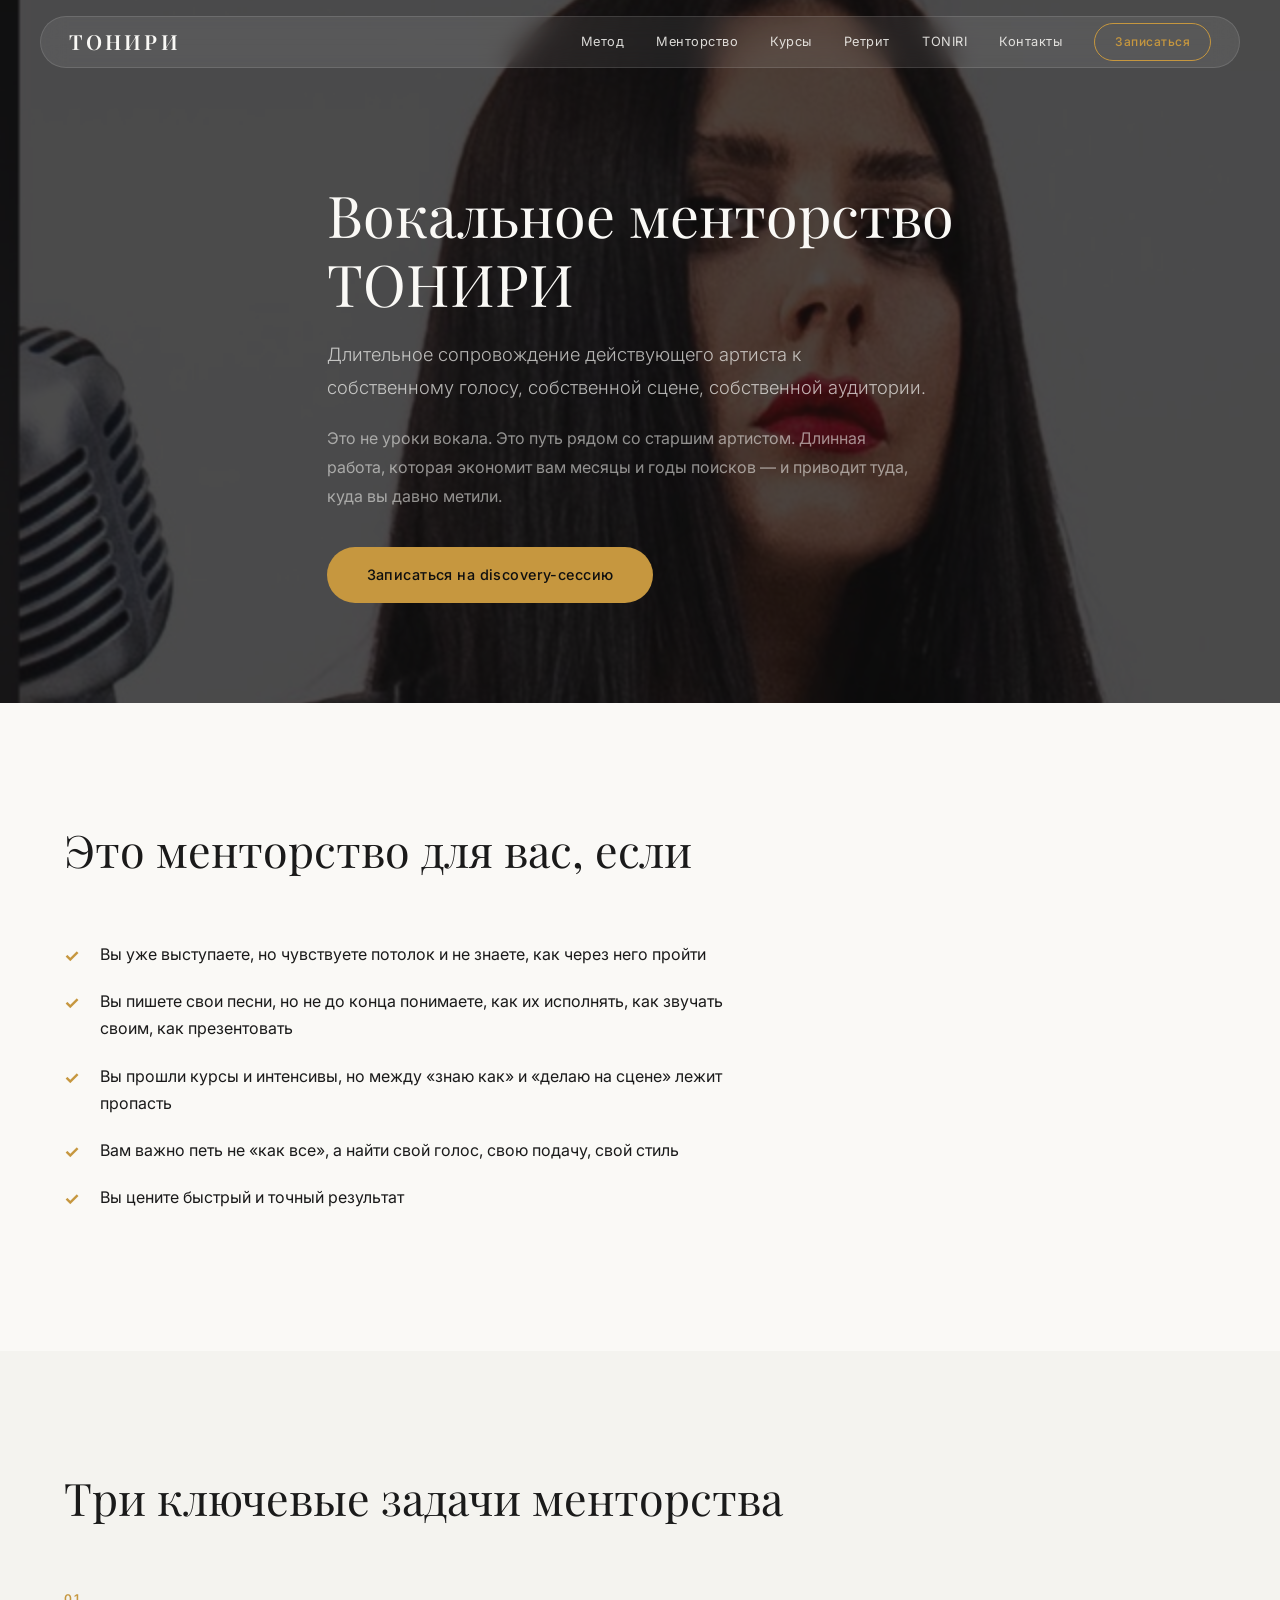
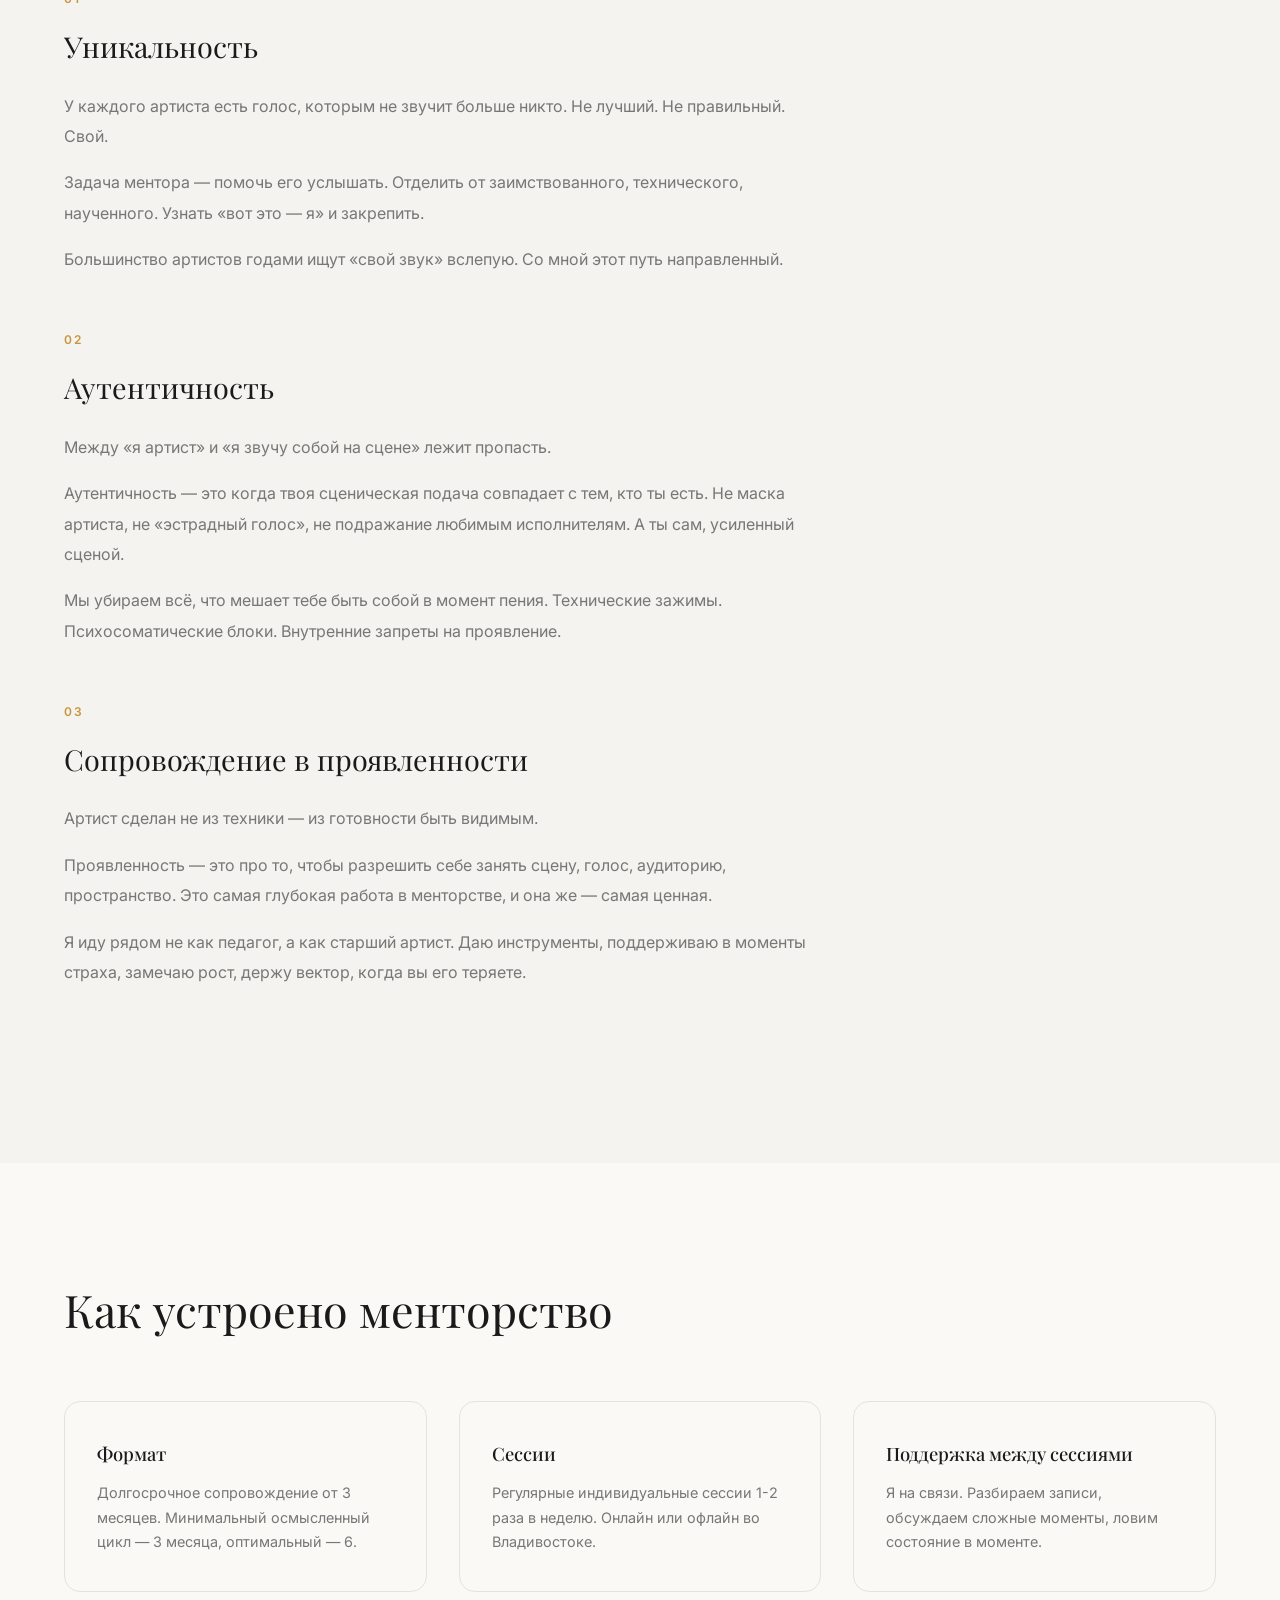
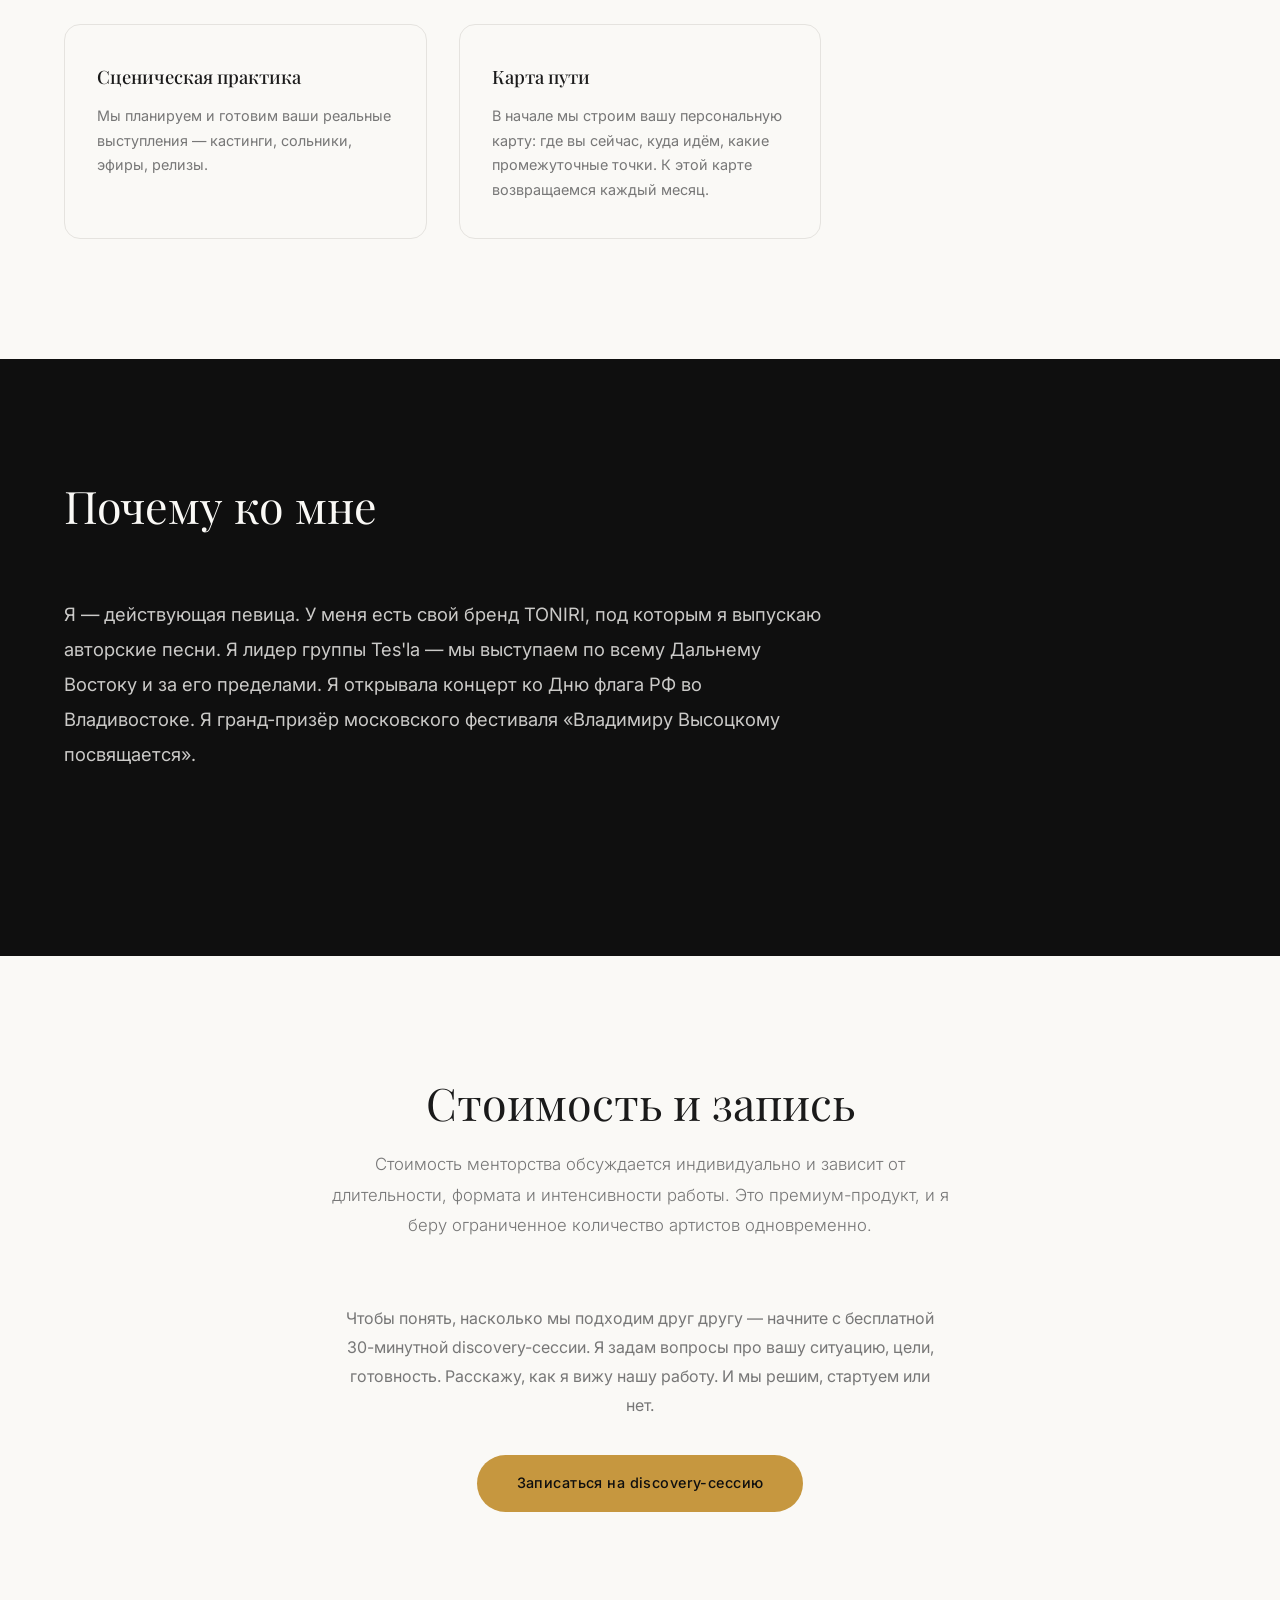
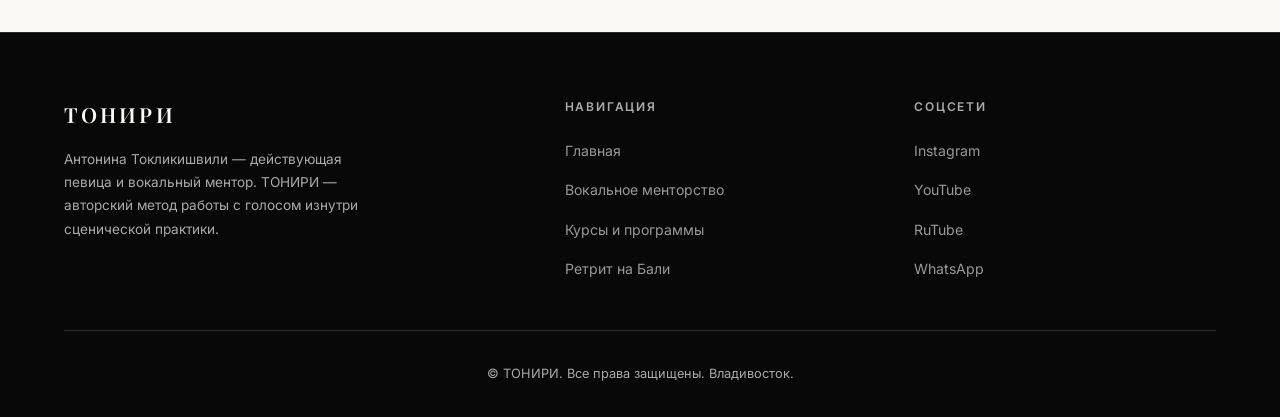
<file: pages/mentorship.html>
<!DOCTYPE html>
<html lang="ru">
<head>
  <meta charset="UTF-8">
  <meta name="viewport" content="width=device-width, initial-scale=1.0">
  <title>Вокальное менторство ТОНИРИ — Антонина Токликишвили</title>
  <meta name="description" content="Длительное сопровождение действующего артиста к собственному голосу, собственной сцене, собственной аудитории.">
  <link rel="stylesheet" href="../css/style.css">
</head>
<body>

  <header class="header header--scrolled">
    <div class="container">
      <a href="../" class="header__logo">Тонири</a>
      <nav class="header__nav">
        <a href="../#method">Метод</a>
        <a href="mentorship.html">Менторство</a>
        <a href="courses.html">Курсы</a>
        <a href="retreat.html">Ретрит</a>
        <a href="../#artist">TONIRI</a>
        <a href="../#contacts">Контакты</a>
        <a href="https://wa.me/79140761133?text=%D0%97%D0%B4%D1%80%D0%B0%D0%B2%D1%81%D1%82%D0%B2%D1%83%D0%B9%D1%82%D0%B5!%20%D0%A5%D0%BE%D1%87%D1%83%20%D0%B7%D0%B0%D0%BF%D0%B8%D1%81%D0%B0%D1%82%D1%8C%D1%81%D1%8F%20%D0%BD%D0%B0%20discovery-%D1%81%D0%B5%D1%81%D1%81%D0%B8%D1%8E" target="_blank" class="header__cta">Записаться</a>
      </nav>
      <button class="header__burger" aria-label="Menu">
        <span></span><span></span><span></span>
      </button>
    </div>
  </header>

  <div class="mobile-menu">
    <a href="../#method">Метод</a>
    <a href="mentorship.html">Менторство</a>
    <a href="courses.html">Курсы</a>
    <a href="retreat.html">Ретрит</a>
    <a href="../#artist">TONIRI</a>
    <a href="../#contacts">Контакты</a>
  </div>

  <!-- HERO -->
  <section class="subpage-hero">
    <div class="subpage-hero__bg" style="background-image: url('../images/promo-white-mic.jpg')"></div>
    <div class="container">
      <h1 class="subpage-hero__title">Вокальное менторство<br>ТОНИРИ</h1>
      <p class="subpage-hero__subtitle">Длительное сопровождение действующего артиста к собственному голосу, собственной сцене, собственной аудитории.</p>
      <p class="subpage-hero__lead">Это не уроки вокала. Это путь рядом со старшим артистом. Длинная работа, которая экономит вам месяцы и годы поисков — и приводит туда, куда вы давно метили.</p>
      <a href="https://wa.me/79140761133?text=%D0%97%D0%B4%D1%80%D0%B0%D0%B2%D1%81%D1%82%D0%B2%D1%83%D0%B9%D1%82%D0%B5!%20%D0%A5%D0%BE%D1%87%D1%83%20%D0%B7%D0%B0%D0%BF%D0%B8%D1%81%D0%B0%D1%82%D1%8C%D1%81%D1%8F%20%D0%BD%D0%B0%20discovery-%D1%81%D0%B5%D1%81%D1%81%D0%B8%D1%8E" target="_blank" class="btn btn--primary">Записаться на discovery-сессию</a>
    </div>
  </section>

  <!-- ЭТО ДЛЯ ВАС, ЕСЛИ -->
  <section class="section">
    <div class="container">
      <div class="section__header fade-up">
        <h2 class="section__title">Это менторство для вас, если</h2>
      </div>
      <ul class="checklist fade-up">
        <li>Вы уже выступаете, но чувствуете потолок и не знаете, как через него пройти</li>
        <li>Вы пишете свои песни, но не до конца понимаете, как их исполнять, как звучать своим, как презентовать</li>
        <li>Вы прошли курсы и интенсивы, но между «знаю как» и «делаю на сцене» лежит пропасть</li>
        <li>Вам важно петь не «как все», а найти свой голос, свою подачу, свой стиль</li>
        <li>Вы цените быстрый и точный результат</li>
      </ul>
    </div>
  </section>

  <!-- ТРИ ЗАДАЧИ -->
  <section class="section section--alt">
    <div class="container">
      <div class="section__header fade-up">
        <h2 class="section__title">Три ключевые задачи менторства</h2>
      </div>
      <div class="deep-block fade-up">
        <div class="deep-block__number">01</div>
        <h3 class="deep-block__title">Уникальность</h3>
        <div class="deep-block__text">
          <p>У каждого артиста есть голос, которым не звучит больше никто. Не лучший. Не правильный. Свой.</p>
          <p>Задача ментора — помочь его услышать. Отделить от заимствованного, технического, наученного. Узнать «вот это — я» и закрепить.</p>
          <p>Большинство артистов годами ищут «свой звук» вслепую. Со мной этот путь направленный.</p>
        </div>
      </div>
      <div class="deep-block fade-up">
        <div class="deep-block__number">02</div>
        <h3 class="deep-block__title">Аутентичность</h3>
        <div class="deep-block__text">
          <p>Между «я артист» и «я звучу собой на сцене» лежит пропасть.</p>
          <p>Аутентичность — это когда твоя сценическая подача совпадает с тем, кто ты есть. Не маска артиста, не «эстрадный голос», не подражание любимым исполнителям. А ты сам, усиленный сценой.</p>
          <p>Мы убираем всё, что мешает тебе быть собой в момент пения. Технические зажимы. Психосоматические блоки. Внутренние запреты на проявление.</p>
        </div>
      </div>
      <div class="deep-block fade-up">
        <div class="deep-block__number">03</div>
        <h3 class="deep-block__title">Сопровождение в проявленности</h3>
        <div class="deep-block__text">
          <p>Артист сделан не из техники — из готовности быть видимым.</p>
          <p>Проявленность — это про то, чтобы разрешить себе занять сцену, голос, аудиторию, пространство. Это самая глубокая работа в менторстве, и она же — самая ценная.</p>
          <p>Я иду рядом не как педагог, а как старший артист. Даю инструменты, поддерживаю в моменты страха, замечаю рост, держу вектор, когда вы его теряете.</p>
        </div>
      </div>
    </div>
  </section>

  <!-- КАК УСТРОЕНА РАБОТА -->
  <section class="section">
    <div class="container">
      <div class="section__header fade-up">
        <h2 class="section__title">Как устроено менторство</h2>
      </div>
      <div class="info-blocks fade-up">
        <div class="info-block">

          <h3 class="info-block__title">Формат</h3>
          <p class="info-block__text">Долгосрочное сопровождение от 3 месяцев. Минимальный осмысленный цикл — 3 месяца, оптимальный — 6.</p>
        </div>
        <div class="info-block">

          <h3 class="info-block__title">Сессии</h3>
          <p class="info-block__text">Регулярные индивидуальные сессии 1-2 раза в неделю. Онлайн или офлайн во Владивостоке.</p>
        </div>
        <div class="info-block">

          <h3 class="info-block__title">Поддержка между сессиями</h3>
          <p class="info-block__text">Я на связи. Разбираем записи, обсуждаем сложные моменты, ловим состояние в моменте.</p>
        </div>
        <div class="info-block">

          <h3 class="info-block__title">Сценическая практика</h3>
          <p class="info-block__text">Мы планируем и готовим ваши реальные выступления — кастинги, сольники, эфиры, релизы.</p>
        </div>
        <div class="info-block">

          <h3 class="info-block__title">Карта пути</h3>
          <p class="info-block__text">В начале мы строим вашу персональную карту: где вы сейчас, куда идём, какие промежуточные точки. К этой карте возвращаемся каждый месяц.</p>
        </div>
      </div>
    </div>
  </section>

  <!-- ПОЧЕМУ КО МНЕ -->
  <section class="section section--dark">
    <div class="container">
      <div class="section__header fade-up">
        <h2 class="section__title">Почему ко мне</h2>
      </div>
      <div class="about__text fade-up" style="color: rgba(250,249,246,0.8);">
        <p>Я — действующая певица. У меня есть свой бренд TONIRI, под которым я выпускаю авторские песни. Я лидер группы Tes'la — мы выступаем по всему Дальнему Востоку и за его пределами. Я открывала концерт ко Дню флага РФ во Владивостоке. Я гранд-призёр московского фестиваля «Владимиру Высоцкому посвящается».</p>
      </div>
    </div>
  </section>

  <!-- СТОИМОСТЬ И ЗАПИСЬ -->
  <section class="section">
    <div class="container">
      <div class="section__header section__header--center fade-up">
        <h2 class="section__title">Стоимость и запись</h2>
        <p class="section__subtitle">Стоимость менторства обсуждается индивидуально и зависит от длительности, формата и интенсивности работы. Это премиум-продукт, и я беру ограниченное количество артистов одновременно.</p>
      </div>
      <div style="text-align: center;" class="fade-up">
        <p style="max-width: 600px; margin: 0 auto 36px; color: var(--text-muted); line-height: 1.8;">Чтобы понять, насколько мы подходим друг другу — начните с бесплатной 30-минутной discovery-сессии. Я задам вопросы про вашу ситуацию, цели, готовность. Расскажу, как я вижу нашу работу. И мы решим, стартуем или нет.</p>
        <a href="https://wa.me/79140761133?text=%D0%97%D0%B4%D1%80%D0%B0%D0%B2%D1%81%D1%82%D0%B2%D1%83%D0%B9%D1%82%D0%B5!%20%D0%A5%D0%BE%D1%87%D1%83%20%D0%B7%D0%B0%D0%BF%D0%B8%D1%81%D0%B0%D1%82%D1%8C%D1%81%D1%8F%20%D0%BD%D0%B0%20discovery-%D1%81%D0%B5%D1%81%D1%81%D0%B8%D1%8E%20%D0%BF%D0%BE%20%D0%BC%D0%B5%D0%BD%D1%82%D0%BE%D1%80%D1%81%D1%82%D0%B2%D1%83" target="_blank" class="btn btn--primary">Записаться на discovery-сессию</a>
      </div>
    </div>
  </section>

  <!-- FOOTER -->
  <footer class="footer">
    <div class="container">
      <div class="footer__grid">
        <div>
          <div class="footer__brand-name">Тонири</div>
          <p class="footer__brand-desc">Антонина Токликишвили — действующая певица и вокальный ментор. ТОНИРИ — авторский метод работы с голосом изнутри сценической практики.</p>
        </div>
        <div>
          <div class="footer__heading">Навигация</div>
          <ul class="footer__links">
            <li><a href="../">Главная</a></li>
            <li><a href="mentorship.html">Вокальное менторство</a></li>
            <li><a href="courses.html">Курсы и программы</a></li>
            <li><a href="retreat.html">Ретрит на Бали</a></li>
          </ul>
        </div>
        <div>
          <div class="footer__heading">Соцсети</div>
          <ul class="footer__links">
            <li><a href="https://www.instagram.com/toklikishvili_antonina/" target="_blank">Instagram</a></li>
            <li><a href="https://www.youtube.com/channel/UCNn1ef2-TmgNgp6hWCj16Mg" target="_blank">YouTube</a></li>
            <li><a href="https://rutube.ru/channel/24878464/" target="_blank">RuTube</a></li>
            <li><a href="https://wa.me/79140761133" target="_blank">WhatsApp</a></li>
          </ul>
        </div>
      </div>
      <div class="footer__bottom">&copy; ТОНИРИ. Все права защищены. Владивосток.</div>
    </div>
  </footer>

  <script src="../js/main.js"></script>
</body>
</html>
</file>
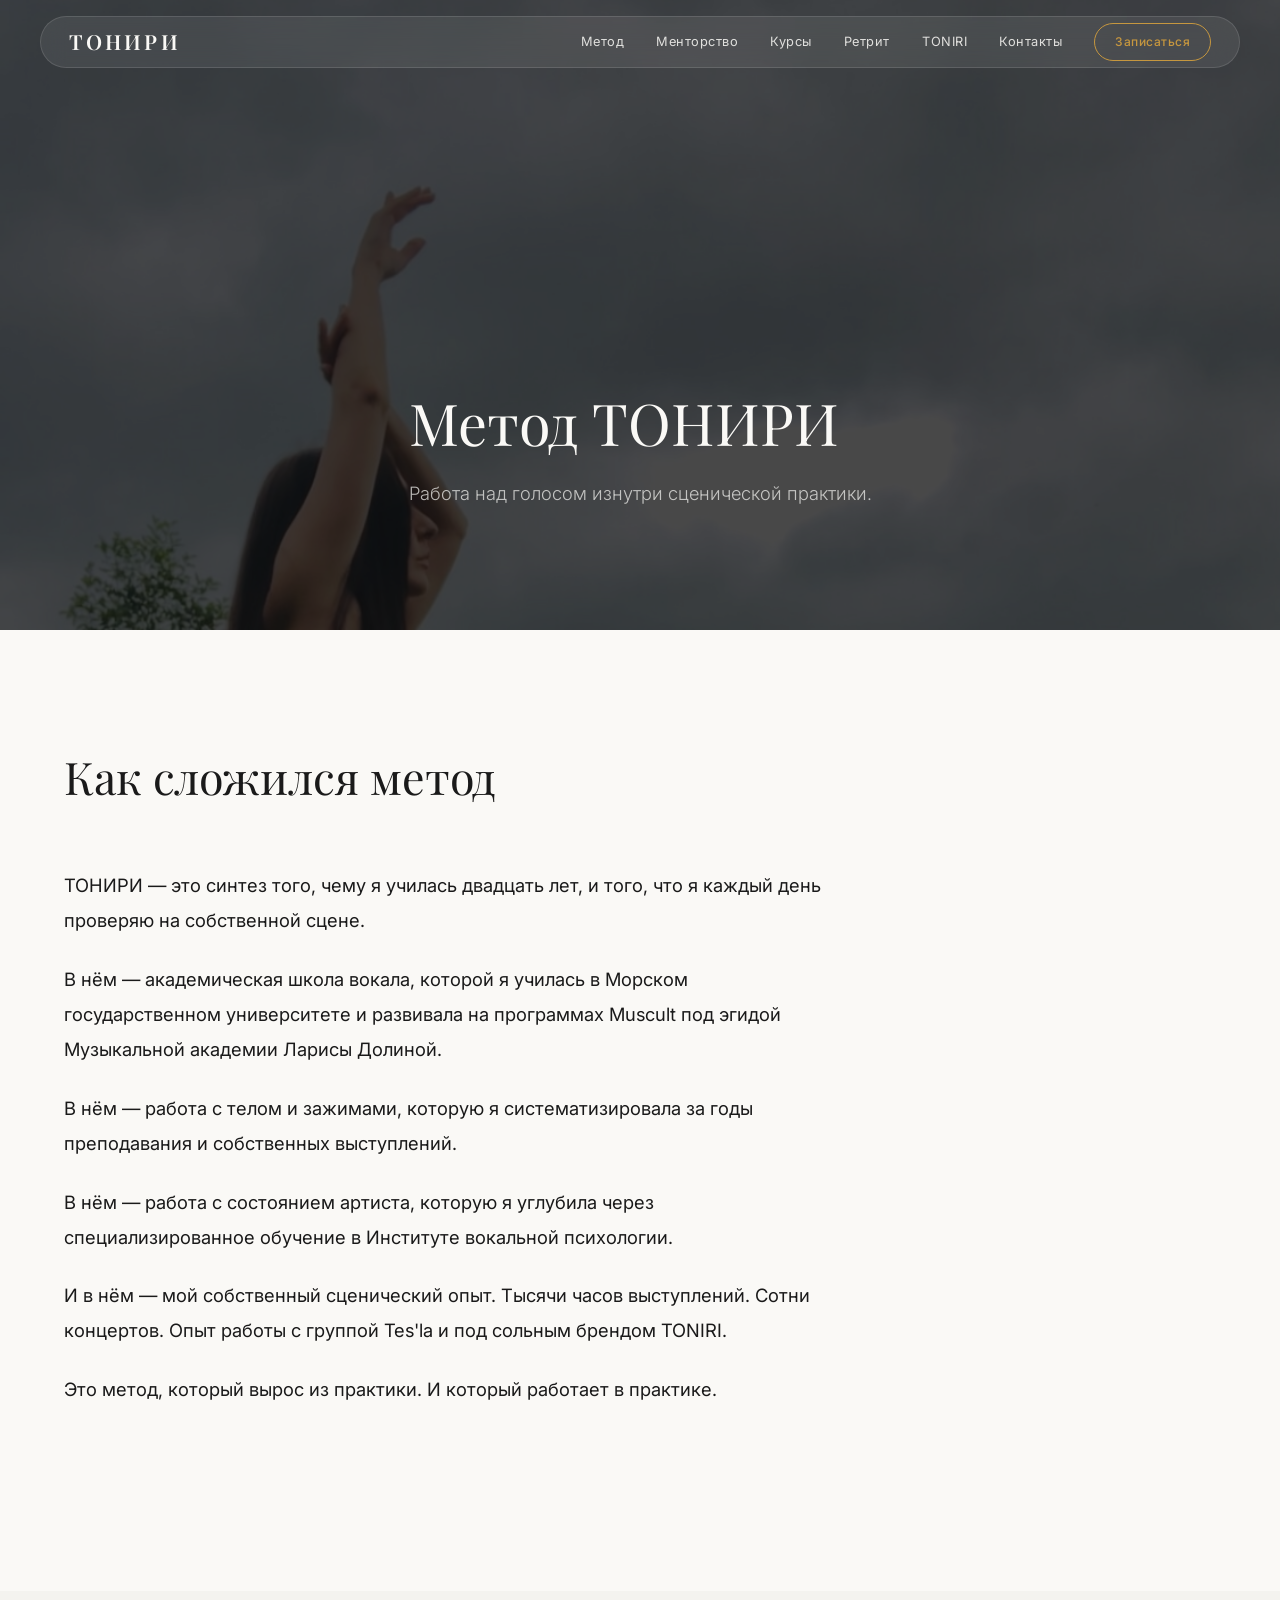
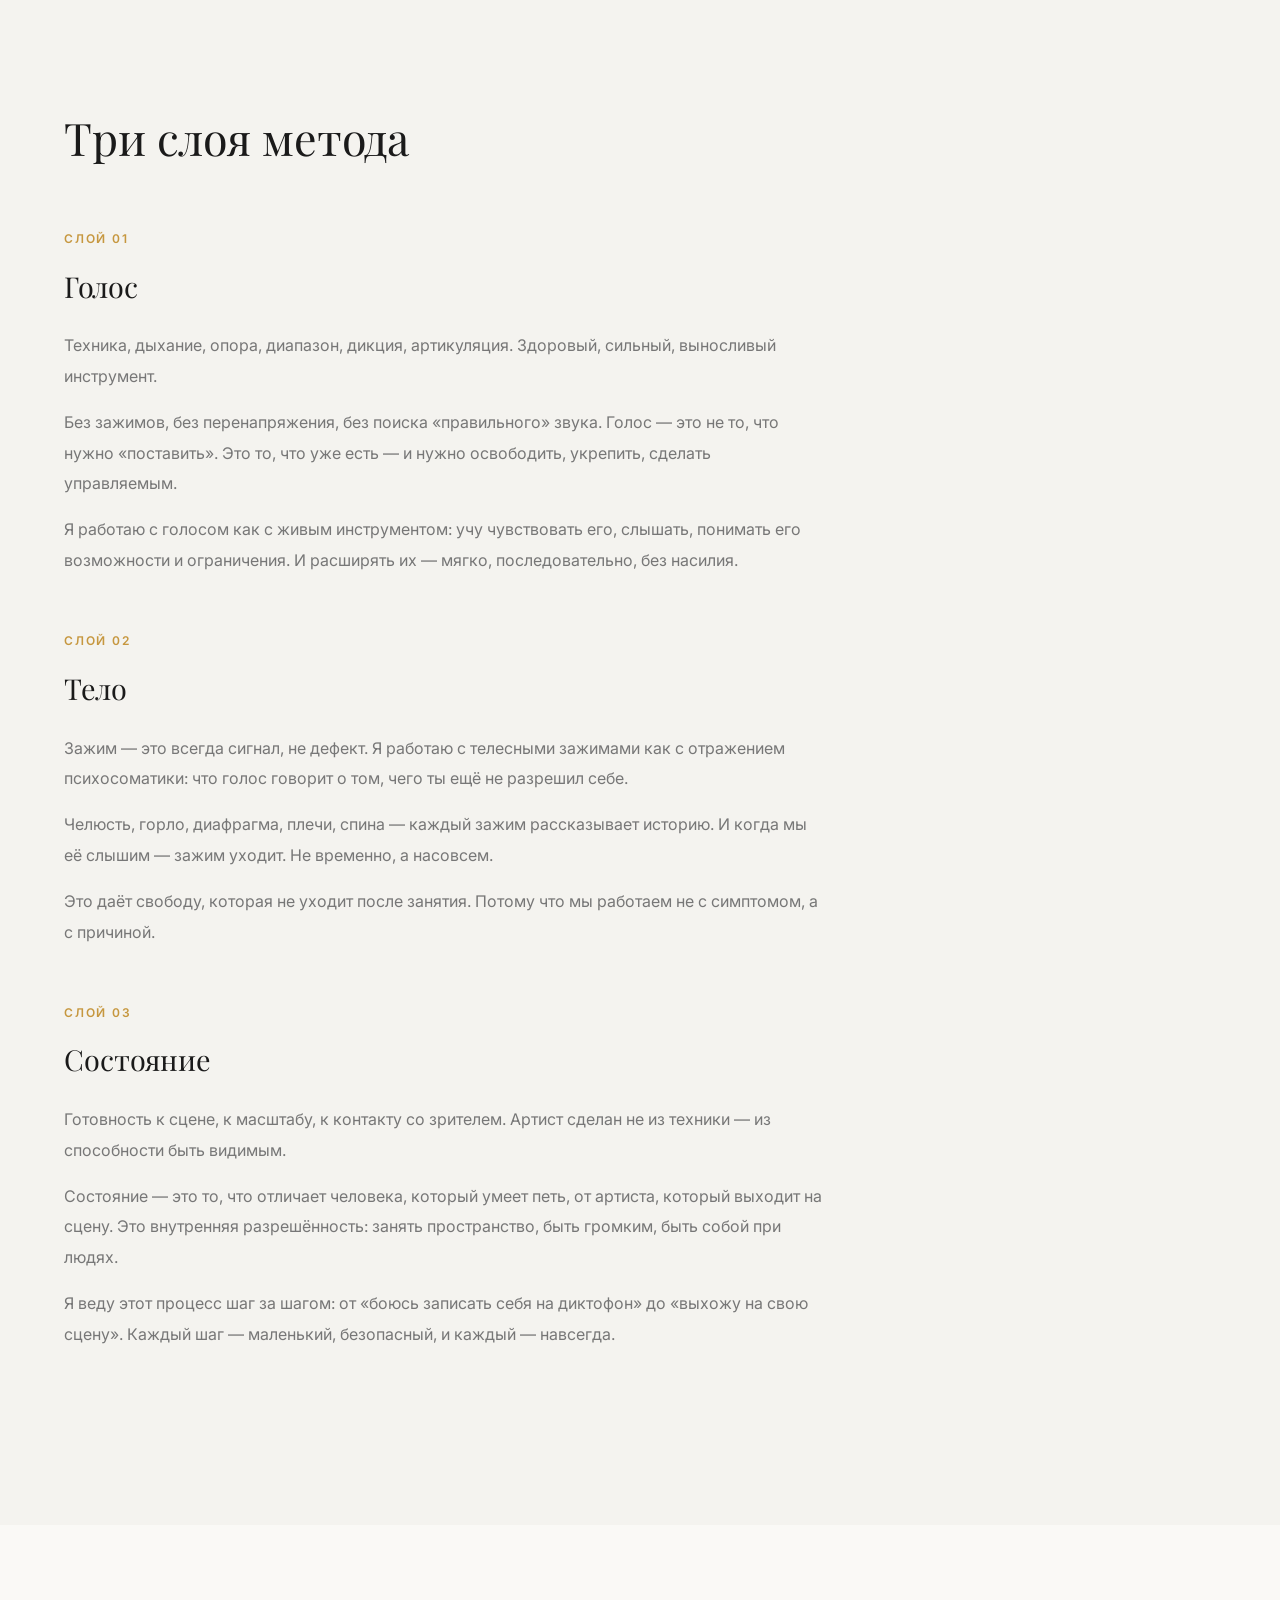
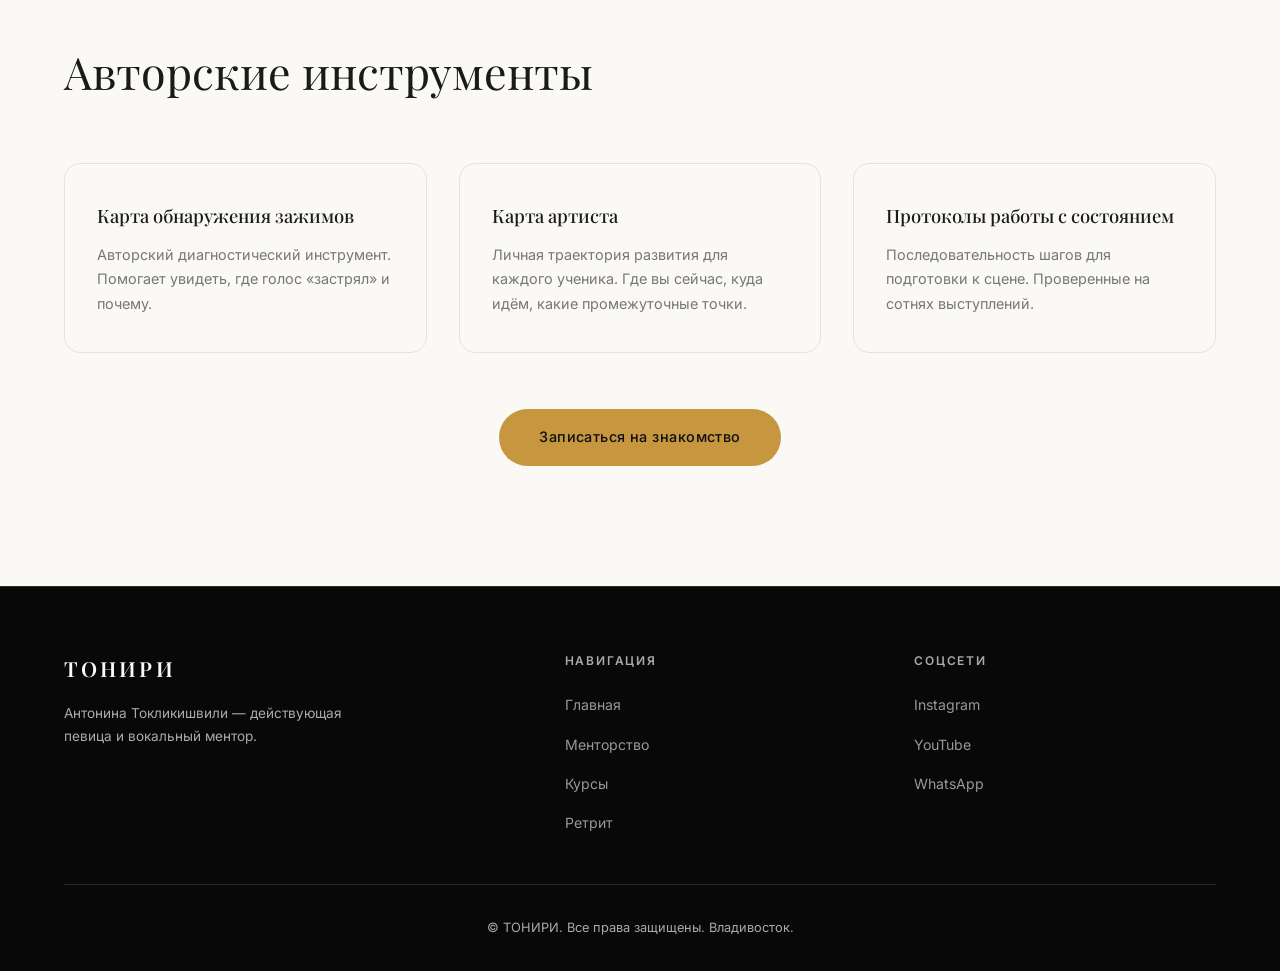
<file: pages/method.html>
<!DOCTYPE html>
<html lang="ru">
<head>
  <meta charset="UTF-8">
  <meta name="viewport" content="width=device-width, initial-scale=1.0">
  <title>Метод ТОНИРИ — Работа над голосом изнутри сценической практики</title>
  <meta name="description" content="ТОНИРИ — синтез академической школы вокала, работы с телом и зажимами, работы с состоянием артиста и сценического опыта.">
  <link rel="stylesheet" href="../css/style.css">
</head>
<body>

  <header class="header header--scrolled">
    <div class="container">
      <a href="../" class="header__logo">Тонири</a>
      <nav class="header__nav">
        <a href="../#method">Метод</a>
        <a href="mentorship.html">Менторство</a>
        <a href="courses.html">Курсы</a>
        <a href="retreat.html">Ретрит</a>
        <a href="../#artist">TONIRI</a>
        <a href="../#contacts">Контакты</a>
        <a href="https://wa.me/79140761133?text=%D0%97%D0%B4%D1%80%D0%B0%D0%B2%D1%81%D1%82%D0%B2%D1%83%D0%B9%D1%82%D0%B5!%20%D0%A5%D0%BE%D1%87%D1%83%20%D0%B7%D0%B0%D0%BF%D0%B8%D1%81%D0%B0%D1%82%D1%8C%D1%81%D1%8F" target="_blank" class="header__cta">Записаться</a>
      </nav>
      <button class="header__burger" aria-label="Menu"><span></span><span></span><span></span></button>
    </div>
  </header>

  <div class="mobile-menu">
    <a href="../#method">Метод</a>
    <a href="mentorship.html">Менторство</a>
    <a href="courses.html">Курсы</a>
    <a href="retreat.html">Ретрит</a>
    <a href="../#artist">TONIRI</a>
    <a href="../#contacts">Контакты</a>
  </div>

  <!-- HERO -->
  <section class="subpage-hero">
    <div class="subpage-hero__bg" style="background-image: url('../images/lotus-dance.jpg')"></div>
    <div class="container">
      <h1 class="subpage-hero__title">Метод ТОНИРИ</h1>
      <p class="subpage-hero__subtitle">Работа над голосом изнутри сценической практики.</p>
    </div>
  </section>

  <!-- ОТКУДА МЕТОД -->
  <section class="section">
    <div class="container">
      <div class="section__header fade-up">
        <h2 class="section__title">Как сложился метод</h2>
      </div>
      <div class="about__text fade-up">
        <p>ТОНИРИ — это синтез того, чему я училась двадцать лет, и того, что я каждый день проверяю на собственной сцене.</p>
        <p>В нём — академическая школа вокала, которой я училась в Морском государственном университете и развивала на программах Muscult под эгидой Музыкальной академии Ларисы Долиной.</p>
        <p>В нём — работа с телом и зажимами, которую я систематизировала за годы преподавания и собственных выступлений.</p>
        <p>В нём — работа с состоянием артиста, которую я углубила через специализированное обучение в Институте вокальной психологии.</p>
        <p>И в нём — мой собственный сценический опыт. Тысячи часов выступлений. Сотни концертов. Опыт работы с группой Tes'la и под сольным брендом TONIRI.</p>
        <p>Это метод, который вырос из практики. И который работает в практике.</p>
      </div>
    </div>
  </section>

  <!-- ТРИ СЛОЯ -->
  <section class="section section--alt">
    <div class="container">
      <div class="section__header fade-up">
        <h2 class="section__title">Три слоя метода</h2>
      </div>

      <div class="deep-block fade-up">
        <div class="deep-block__number">Слой 01</div>
        <h3 class="deep-block__title">Голос</h3>
        <div class="deep-block__text">
          <p>Техника, дыхание, опора, диапазон, дикция, артикуляция. Здоровый, сильный, выносливый инструмент.</p>
          <p>Без зажимов, без перенапряжения, без поиска «правильного» звука. Голос — это не то, что нужно «поставить». Это то, что уже есть — и нужно освободить, укрепить, сделать управляемым.</p>
          <p>Я работаю с голосом как с живым инструментом: учу чувствовать его, слышать, понимать его возможности и ограничения. И расширять их — мягко, последовательно, без насилия.</p>
        </div>
      </div>

      <div class="deep-block fade-up">
        <div class="deep-block__number">Слой 02</div>
        <h3 class="deep-block__title">Тело</h3>
        <div class="deep-block__text">
          <p>Зажим — это всегда сигнал, не дефект. Я работаю с телесными зажимами как с отражением психосоматики: что голос говорит о том, чего ты ещё не разрешил себе.</p>
          <p>Челюсть, горло, диафрагма, плечи, спина — каждый зажим рассказывает историю. И когда мы её слышим — зажим уходит. Не временно, а насовсем.</p>
          <p>Это даёт свободу, которая не уходит после занятия. Потому что мы работаем не с симптомом, а с причиной.</p>
        </div>
      </div>

      <div class="deep-block fade-up">
        <div class="deep-block__number">Слой 03</div>
        <h3 class="deep-block__title">Состояние</h3>
        <div class="deep-block__text">
          <p>Готовность к сцене, к масштабу, к контакту со зрителем. Артист сделан не из техники — из способности быть видимым.</p>
          <p>Состояние — это то, что отличает человека, который умеет петь, от артиста, который выходит на сцену. Это внутренняя разрешённость: занять пространство, быть громким, быть собой при людях.</p>
          <p>Я веду этот процесс шаг за шагом: от «боюсь записать себя на диктофон» до «выхожу на свою сцену». Каждый шаг — маленький, безопасный, и каждый — навсегда.</p>
        </div>
      </div>
    </div>
  </section>

  <!-- АВТОРСКИЕ ИНСТРУМЕНТЫ -->
  <section class="section">
    <div class="container">
      <div class="section__header fade-up">
        <h2 class="section__title">Авторские инструменты</h2>
      </div>
      <div class="info-blocks fade-up">
        <div class="info-block">
          <h3 class="info-block__title">Карта обнаружения зажимов</h3>
          <p class="info-block__text">Авторский диагностический инструмент. Помогает увидеть, где голос «застрял» и почему.</p>
        </div>
        <div class="info-block">
          <h3 class="info-block__title">Карта артиста</h3>
          <p class="info-block__text">Личная траектория развития для каждого ученика. Где вы сейчас, куда идём, какие промежуточные точки.</p>
        </div>
        <div class="info-block">
          <h3 class="info-block__title">Протоколы работы с состоянием</h3>
          <p class="info-block__text">Последовательность шагов для подготовки к сцене. Проверенные на сотнях выступлений.</p>
        </div>
      </div>
      <div style="text-align: center; margin-top: 56px;" class="fade-up">
        <a href="https://wa.me/79140761133?text=%D0%97%D0%B4%D1%80%D0%B0%D0%B2%D1%81%D1%82%D0%B2%D1%83%D0%B9%D1%82%D0%B5!%20%D0%A5%D0%BE%D1%87%D1%83%20%D1%83%D0%B7%D0%BD%D0%B0%D1%82%D1%8C%20%D0%B1%D0%BE%D0%BB%D1%8C%D1%88%D0%B5%20%D0%BE%20%D0%BC%D0%B5%D1%82%D0%BE%D0%B4%D0%B5%20%D0%A2%D0%9E%D0%9D%D0%98%D0%A0%D0%98" target="_blank" class="btn btn--primary">Записаться на знакомство</a>
      </div>
    </div>
  </section>

  <footer class="footer">
    <div class="container">
      <div class="footer__grid">
        <div>
          <div class="footer__brand-name">Тонири</div>
          <p class="footer__brand-desc">Антонина Токликишвили — действующая певица и вокальный ментор.</p>
        </div>
        <div>
          <div class="footer__heading">Навигация</div>
          <ul class="footer__links">
            <li><a href="../">Главная</a></li>
            <li><a href="mentorship.html">Менторство</a></li>
            <li><a href="courses.html">Курсы</a></li>
            <li><a href="retreat.html">Ретрит</a></li>
          </ul>
        </div>
        <div>
          <div class="footer__heading">Соцсети</div>
          <ul class="footer__links">
            <li><a href="https://www.instagram.com/toklikishvili_antonina/" target="_blank">Instagram</a></li>
            <li><a href="https://www.youtube.com/channel/UCNn1ef2-TmgNgp6hWCj16Mg" target="_blank">YouTube</a></li>
            <li><a href="https://wa.me/79140761133" target="_blank">WhatsApp</a></li>
          </ul>
        </div>
      </div>
      <div class="footer__bottom">&copy; ТОНИРИ. Все права защищены. Владивосток.</div>
    </div>
  </footer>

  <script src="../js/main.js"></script>
</body>
</html>
</file>
<file: css/style.css>
@import url('https://fonts.googleapis.com/css2?family=Playfair+Display:ital,wght@0,400;0,500;0,600;0,700;1,400;1,500&family=Inter:wght@300;400;500;600&display=swap');

:root {
  --bg-light: #FAF9F6;
  --bg-dark: #0F0F0F;
  --bg-dark-alt: #1A1A1A;
  --bg-card: #FFFFFF;
  --text-dark: #1A1A1A;
  --text-light: #FAF9F6;
  --text-muted: #777;
  --text-muted-light: #aaa;
  --accent: #C6973F;
  --accent-hover: #D4A94F;
  --accent-soft: rgba(198, 151, 63, 0.12);
  --border: #E5E3DF;
  --border-dark: #2A2A2A;
  --font-display: 'Playfair Display', Georgia, serif;
  --font-body: 'Inter', -apple-system, BlinkMacSystemFont, sans-serif;
  --max-width: 1200px;
  --section-padding: 120px;
  --header-height: 80px;
}

*, *::before, *::after {
  margin: 0;
  padding: 0;
  box-sizing: border-box;
}

html {
  scroll-behavior: smooth;
  font-size: 16px;
}

body {
  font-family: var(--font-body);
  color: var(--text-dark);
  background: var(--bg-light);
  line-height: 1.7;
  -webkit-font-smoothing: antialiased;
  -moz-osx-font-smoothing: grayscale;
}

img {
  max-width: 100%;
  height: auto;
  display: block;
}

a {
  color: inherit;
  text-decoration: none;
}

.container {
  max-width: var(--max-width);
  margin: 0 auto;
  padding: 0 24px;
}

/* ============================================
   HEADER
   ============================================ */

.header {
  position: fixed;
  top: 16px;
  left: 50%;
  transform: translateX(-50%);
  width: calc(100% - 80px);
  max-width: var(--max-width);
  z-index: 1000;
  height: 52px;
  display: flex;
  align-items: center;
  background: rgba(255, 255, 255, 0.08);
  backdrop-filter: blur(12px);
  -webkit-backdrop-filter: blur(12px);
  border-radius: 100px;
  border: 1px solid rgba(255, 255, 255, 0.12);
  transition: background 0.4s, backdrop-filter 0.4s, box-shadow 0.4s, border-radius 0.4s, width 0.4s, top 0.4s, height 0.4s;
}

.header--scrolled {
  top: 0;
  width: 100%;
  max-width: 100%;
  height: 56px;
  border-radius: 0;
  background: rgba(250, 249, 246, 0.95);
  backdrop-filter: blur(20px);
  -webkit-backdrop-filter: blur(20px);
  box-shadow: 0 1px 0 var(--border);
  border: none;
}

.header--scrolled .header__logo,
.header--scrolled .header__nav a,
.header--scrolled .header__burger span {
  color: var(--text-dark);
}

.header--scrolled .header__burger span {
  background: var(--text-dark);
}

.header .container {
  display: flex;
  align-items: center;
  justify-content: space-between;
  width: 100%;
  padding: 0 28px;
}

.header__logo {
  font-family: var(--font-display);
  font-size: 1.3rem;
  font-weight: 600;
  letter-spacing: 0.15em;
  color: var(--text-light);
  transition: color 0.4s;
  text-transform: uppercase;
}

.header__nav {
  display: flex;
  align-items: center;
  gap: 32px;
}

.header__nav a {
  font-size: 0.8rem;
  font-weight: 400;
  letter-spacing: 0.04em;
  color: rgba(250, 249, 246, 0.85);
  transition: color 0.3s;
}

.header--scrolled .header__nav a {
  color: var(--text-muted);
}

.header__nav a:hover {
  color: var(--accent);
}

.header__cta {
  font-size: 0.75rem !important;
  font-weight: 500 !important;
  padding: 8px 20px;
  border: 1px solid var(--accent);
  color: var(--accent) !important;
  border-radius: 100px;
  transition: background 0.3s, color 0.3s;
}

.header__cta:hover {
  background: var(--accent);
  color: var(--bg-dark) !important;
}

.header__burger {
  display: none;
  flex-direction: column;
  gap: 5px;
  cursor: pointer;
  padding: 4px;
  background: none;
  border: none;
}

.header__burger span {
  display: block;
  width: 24px;
  height: 2px;
  background: var(--text-light);
  transition: transform 0.3s, opacity 0.3s, background 0.4s;
}

.header__burger.active span:nth-child(1) {
  transform: rotate(45deg) translate(5px, 5px);
}

.header__burger.active span:nth-child(2) {
  opacity: 0;
}

.header__burger.active span:nth-child(3) {
  transform: rotate(-45deg) translate(5px, -5px);
}

/* ============================================
   HERO
   ============================================ */

.hero {
  position: relative;
  min-height: 100vh;
  display: flex;
  align-items: center;
  justify-content: center;
  overflow: hidden;
  background: var(--bg-dark);
}

.hero__bg {
  position: absolute;
  inset: 0;
  background-size: cover;
  background-position: center 15%;
  background-repeat: no-repeat;
}

.hero__bg::after {
  content: '';
  position: absolute;
  inset: 0;
  background: linear-gradient(
    to bottom,
    rgba(15, 15, 15, 0.3) 0%,
    rgba(15, 15, 15, 0.15) 40%,
    rgba(15, 15, 15, 0.5) 75%,
    rgba(15, 15, 15, 0.85) 100%
  );
}

.hero__content {
  position: relative;
  z-index: 2;
  text-align: center;
  max-width: 900px;
  padding: 0 24px;
  padding-top: var(--header-height);
}

.hero__manifesto {
  font-family: var(--font-display);
  font-size: clamp(2.4rem, 5.5vw, 4.2rem);
  font-weight: 400;
  line-height: 1.2;
  color: var(--text-light);
  margin-bottom: 24px;
}

.hero__manifesto em {
  font-style: italic;
  color: var(--accent);
}

.hero__subtitle {
  font-size: clamp(0.95rem, 1.5vw, 1.1rem);
  color: rgba(250, 249, 246, 0.7);
  font-weight: 300;
  max-width: 600px;
  margin: 0 auto 48px;
  line-height: 1.8;
}

.hero__markers {
  display: flex;
  justify-content: center;
  gap: 48px;
  margin-bottom: 48px;
}

.hero__marker {
  font-size: 0.8rem;
  letter-spacing: 0.1em;
  text-transform: uppercase;
  color: var(--accent);
  font-weight: 500;
  position: relative;
}

.hero__marker::before {
  content: '';
  display: block;
  width: 24px;
  height: 1px;
  background: var(--accent);
  margin: 0 auto 12px;
}

.hero__cta-group {
  display: flex;
  flex-direction: column;
  align-items: center;
  gap: 12px;
}

.hero__cta-note {
  font-size: 0.8rem;
  color: rgba(250, 249, 246, 0.45);
}

/* ============================================
   BUTTONS
   ============================================ */

.btn {
  display: inline-flex;
  align-items: center;
  gap: 8px;
  font-family: var(--font-body);
  font-size: 0.9rem;
  font-weight: 500;
  padding: 16px 40px;
  border-radius: 100px;
  border: none;
  cursor: pointer;
  transition: all 0.3s ease;
  letter-spacing: 0.03em;
}

.btn--primary {
  background: var(--accent);
  color: var(--bg-dark);
}

.btn--primary:hover {
  background: var(--accent-hover);
  transform: translateY(-1px);
}

.btn--outline {
  background: transparent;
  color: var(--text-dark);
  border: 1px solid var(--border);
}

.btn--outline:hover {
  border-color: var(--accent);
  color: var(--accent);
}

.btn--outline-light {
  background: transparent;
  color: var(--text-light);
  border: 1px solid rgba(250, 249, 246, 0.25);
}

.btn--outline-light:hover {
  border-color: var(--accent);
  color: var(--accent);
}

.btn--small {
  padding: 10px 24px;
  font-size: 0.82rem;
}

.btn--dark {
  background: var(--bg-dark);
  color: var(--text-light);
}

.btn--dark:hover {
  background: var(--bg-dark-alt);
}

/* ============================================
   SECTIONS — COMMON
   ============================================ */

.section {
  padding: var(--section-padding) 0;
}

.section--dark {
  background: var(--bg-dark);
  color: var(--text-light);
}

.section--dark .section__subtitle {
  color: var(--text-muted-light);
}

.section--alt {
  background: #F4F3EF;
}

.section__header {
  margin-bottom: 64px;
}

.section__header--center {
  text-align: center;
}

.section__title {
  font-family: var(--font-display);
  font-size: clamp(2rem, 3.5vw, 3rem);
  font-weight: 400;
  line-height: 1.2;
  margin-bottom: 20px;
}

.section__subtitle {
  font-size: 1.05rem;
  color: var(--text-muted);
  font-weight: 300;
  line-height: 1.8;
  max-width: 640px;
}

.section__header--center .section__subtitle {
  margin: 0 auto;
}

/* ============================================
   ABOUT
   ============================================ */

.about__text {
  font-size: 1.15rem;
  line-height: 1.9;
  max-width: 760px;
  color: var(--text-dark);
  margin-bottom: 64px;
}

.about__text p {
  margin-bottom: 24px;
}

.about__photos {
  display: grid;
  grid-template-columns: repeat(3, 1fr);
  gap: 24px;
}

.about__photo {
  position: relative;
  border-radius: 12px;
  overflow: hidden;
  aspect-ratio: 3/4;
}

.about__photo img {
  width: 100%;
  height: 100%;
  object-fit: cover;
  transition: transform 0.6s ease;
}

.about__photo:hover img {
  transform: scale(1.03);
}

.about__photo-label {
  position: absolute;
  bottom: 0;
  left: 0;
  right: 0;
  padding: 24px;
  background: linear-gradient(to top, rgba(0,0,0,0.7), transparent);
  color: var(--text-light);
  font-size: 0.82rem;
  letter-spacing: 0.1em;
  text-transform: uppercase;
  font-weight: 500;
}

/* ============================================
   METHOD
   ============================================ */

.method__intro {
  font-size: 1.1rem;
  color: var(--text-muted);
  max-width: 640px;
  margin-bottom: 64px;
  line-height: 1.8;
}

.method__cards {
  display: grid;
  grid-template-columns: repeat(3, 1fr);
  gap: 32px;
  margin-bottom: 48px;
}

.method__card {
  padding: 40px 32px;
  background: var(--bg-card);
  border: 1px solid var(--border);
  border-radius: 16px;
  transition: border-color 0.3s, transform 0.3s;
}

.method__card:hover {
  border-color: var(--accent);
  transform: translateY(-4px);
}

.method__card-number {
  font-family: var(--font-display);
  font-size: 0.875rem;
  color: var(--accent);
  letter-spacing: 0.05em;
  margin-bottom: 16px;
}

.method__card-title {
  font-family: var(--font-display);
  font-size: 1.4rem;
  margin-bottom: 16px;
  font-weight: 500;
}

.method__card-text {
  font-size: 0.92rem;
  color: var(--text-muted);
  line-height: 1.8;
}

.method__footer {
  font-size: 1.05rem;
  color: var(--text-dark);
  max-width: 760px;
  line-height: 1.8;
  margin-bottom: 40px;
  font-style: italic;
}

/* ============================================
   PERSONAS (С ЧЕМ ПРИХОДЯТ)
   ============================================ */

.personas__grid {
  display: grid;
  grid-template-columns: repeat(2, 1fr);
  gap: 24px;
}

.personas__grid .persona:last-child {
  grid-column: 1 / -1;
  max-width: calc(50% - 12px);
  justify-self: center;
}

.persona {
  padding: 40px 36px;
  border: 1px solid var(--border-dark);
  border-radius: 16px;
  transition: border-color 0.3s;
}

.section--dark .persona {
  border-color: var(--border-dark);
}

.persona:hover {
  border-color: var(--accent);
}

.persona__type {
  font-size: 0.75rem;
  letter-spacing: 0.15em;
  text-transform: uppercase;
  color: var(--accent);
  font-weight: 600;
  margin-bottom: 16px;
}

.persona__quote {
  font-family: var(--font-display);
  font-size: 1.1rem;
  font-style: italic;
  line-height: 1.7;
  margin-bottom: 20px;
  color: rgba(250, 249, 246, 0.85);
}

.persona__solution {
  font-size: 0.9rem;
  color: var(--text-muted-light);
  line-height: 1.7;
}

/* ============================================
   FORMATS (ФОРМАТЫ РАБОТЫ)
   ============================================ */

.formats__grid {
  display: grid;
  grid-template-columns: repeat(3, 1fr);
  gap: 24px;
}

.format-card {
  padding: 40px 32px;
  border: 1px solid var(--border);
  border-radius: 16px;
  display: flex;
  flex-direction: column;
  transition: border-color 0.3s, transform 0.3s;
}

.format-card:hover {
  border-color: var(--accent);
  transform: translateY(-4px);
}

.format-card--premium {
  border-color: var(--accent);
  background: var(--accent-soft);
}

.format-card__icon {
  display: none;
}

.format-card__title {
  font-family: var(--font-display);
  font-size: 1.3rem;
  font-weight: 500;
  margin-bottom: 4px;
}

.format-card__tag {
  font-size: 0.72rem;
  color: var(--accent);
  letter-spacing: 0.08em;
  text-transform: uppercase;
  font-weight: 600;
  margin-bottom: 16px;
}

.format-card__text {
  font-size: 0.9rem;
  color: var(--text-muted);
  line-height: 1.7;
  margin-bottom: 12px;
  flex: 1;
}

.format-card__audience {
  font-size: 0.82rem;
  color: var(--text-muted);
  font-style: italic;
  margin-bottom: 24px;
}

/* ============================================
   TESTIMONIALS
   ============================================ */

.testimonials__grid {
  display: grid;
  grid-template-columns: repeat(3, 1fr);
  gap: 24px;
}

.testimonial {
  padding: 40px 32px;
  border-radius: 16px;
  background: linear-gradient(135deg, #1a1a2e, #16213e);
  min-height: 220px;
  display: flex;
  flex-direction: column;
  justify-content: center;
  align-items: center;
  text-align: center;
}

.testimonial__quote-icon {
  font-size: 2.5rem;
  color: var(--accent);
  opacity: 0.4;
  margin-bottom: 16px;
  font-family: var(--font-display);
}

.testimonial__placeholder {
  font-size: 0.9rem;
  color: rgba(250, 249, 246, 0.35);
  font-style: italic;
}

.testimonials__note {
  text-align: center;
  margin-top: 40px;
  font-size: 0.85rem;
  color: var(--text-muted);
}

/* ============================================
   TONIRI ARTIST
   ============================================ */

.artist__layout {
  display: grid;
  grid-template-columns: 1fr 1fr;
  gap: 64px;
  align-items: center;
}

.artist__text p {
  font-size: 1.05rem;
  line-height: 1.8;
  margin-bottom: 20px;
  color: rgba(250, 249, 246, 0.8);
}

.artist__links {
  display: flex;
  gap: 12px;
  flex-wrap: wrap;
  margin-top: 32px;
}

.artist__image {
  border-radius: 16px;
  overflow: hidden;
  aspect-ratio: 3/4;
}

.artist__image img {
  width: 100%;
  height: 100%;
  object-fit: cover;
}

/* ============================================
   TESLA BAND
   ============================================ */

.tesla__layout {
  display: grid;
  grid-template-columns: 1fr 1fr;
  gap: 64px;
  align-items: center;
}

.tesla__image {
  border-radius: 16px;
  overflow: hidden;
}

.tesla__image img {
  width: 100%;
  height: auto;
  object-fit: cover;
}

.tesla__text p {
  font-size: 1.05rem;
  line-height: 1.8;
  margin-bottom: 20px;
}

.tesla__markers {
  list-style: none;
  margin: 32px 0;
}

.tesla__markers li {
  position: relative;
  padding-left: 20px;
  margin-bottom: 12px;
  font-size: 0.92rem;
  color: var(--text-muted);
}

.tesla__markers li::before {
  content: '';
  position: absolute;
  left: 0;
  top: 10px;
  width: 6px;
  height: 6px;
  background: var(--accent);
  border-radius: 50%;
}

/* ============================================
   CONTACTS
   ============================================ */

.contacts__layout {
  display: grid;
  grid-template-columns: 1fr 1fr;
  gap: 80px;
  align-items: start;
}

.contacts__info {
  display: flex;
  flex-direction: column;
  gap: 24px;
}

.contact-item {
  display: flex;
  align-items: center;
  gap: 16px;
  font-size: 0.95rem;
}

.contact-item__icon {
  display: none;
}

.contact-item a {
  color: rgba(250, 249, 246, 0.8);
  transition: color 0.3s;
}

.contact-item a:hover {
  color: var(--accent);
}

.contacts__cta {
  padding: 48px;
  border: 1px solid var(--border-dark);
  border-radius: 16px;
  text-align: center;
}

.contacts__cta-title {
  font-family: var(--font-display);
  font-size: 1.6rem;
  margin-bottom: 16px;
  color: var(--text-light);
}

.contacts__cta-text {
  font-size: 0.95rem;
  color: var(--text-muted-light);
  margin-bottom: 32px;
  line-height: 1.7;
}

/* ============================================
   FOOTER
   ============================================ */

.footer {
  padding: 64px 0 32px;
  background: #080808;
  color: var(--text-light);
  border-top: 1px solid var(--border-dark);
}

.footer__grid {
  display: grid;
  grid-template-columns: 1.5fr 1fr 1fr;
  gap: 48px;
  margin-bottom: 48px;
}

.footer__brand-name {
  font-family: var(--font-display);
  font-size: 1.3rem;
  font-weight: 600;
  letter-spacing: 0.15em;
  margin-bottom: 16px;
  text-transform: uppercase;
}

.footer__brand-desc {
  font-size: 0.85rem;
  color: var(--text-muted-light);
  line-height: 1.7;
  max-width: 320px;
}

.footer__heading {
  font-size: 0.75rem;
  letter-spacing: 0.15em;
  text-transform: uppercase;
  color: var(--text-muted-light);
  margin-bottom: 20px;
  font-weight: 600;
}

.footer__links {
  list-style: none;
  display: flex;
  flex-direction: column;
  gap: 12px;
}

.footer__links a {
  font-size: 0.88rem;
  color: rgba(250, 249, 246, 0.6);
  transition: color 0.3s;
}

.footer__links a:hover {
  color: var(--accent);
}

.footer__bottom {
  padding-top: 32px;
  border-top: 1px solid var(--border-dark);
  text-align: center;
  font-size: 0.8rem;
  color: var(--text-muted-light);
}

/* ============================================
   SUBPAGE HERO
   ============================================ */

.subpage-hero {
  padding: 180px 0 100px;
  min-height: 70vh;
  display: flex;
  align-items: flex-end;
  background: var(--bg-dark);
  color: var(--text-light);
  position: relative;
  overflow: hidden;
}

.subpage-hero__bg {
  position: absolute;
  inset: 0;
  background-size: cover;
  background-position: center 20%;
  opacity: 0.25;
}

.subpage-hero .container {
  position: relative;
  z-index: 2;
}

.subpage-hero__title {
  font-family: var(--font-display);
  font-size: clamp(2.4rem, 4.5vw, 3.6rem);
  font-weight: 400;
  margin-bottom: 20px;
  line-height: 1.2;
}

.subpage-hero__subtitle {
  font-size: 1.15rem;
  color: rgba(250, 249, 246, 0.7);
  max-width: 600px;
  line-height: 1.8;
  margin-bottom: 20px;
  font-weight: 300;
}

.subpage-hero__lead {
  font-size: 1rem;
  color: rgba(250, 249, 246, 0.55);
  max-width: 600px;
  line-height: 1.8;
  margin-bottom: 36px;
}

/* ============================================
   CHECKLIST
   ============================================ */

.checklist {
  list-style: none;
  max-width: 700px;
}

.checklist li {
  position: relative;
  padding-left: 36px;
  margin-bottom: 20px;
  font-size: 1rem;
  line-height: 1.7;
}

.checklist li::before {
  content: '\2713';
  position: absolute;
  left: 0;
  color: var(--accent);
  font-weight: 700;
  font-size: 1.1rem;
}

/* ============================================
   INFO BLOCKS (mentorship, method details)
   ============================================ */

.info-blocks {
  display: grid;
  grid-template-columns: repeat(auto-fit, minmax(280px, 1fr));
  gap: 32px;
}

.info-block {
  padding: 36px 32px;
  border: 1px solid var(--border);
  border-radius: 16px;
}

.info-block__icon {
  display: none;
}

.info-block__title {
  font-family: var(--font-display);
  font-size: 1.15rem;
  font-weight: 500;
  margin-bottom: 12px;
}

.info-block__text {
  font-size: 0.9rem;
  color: var(--text-muted);
  line-height: 1.7;
}

/* ============================================
   DEEP SECTION (expanded method blocks)
   ============================================ */

.deep-block {
  margin-bottom: 56px;
  max-width: 760px;
}

.deep-block__number {
  font-size: 0.75rem;
  letter-spacing: 0.15em;
  text-transform: uppercase;
  color: var(--accent);
  font-weight: 600;
  margin-bottom: 12px;
}

.deep-block__title {
  font-family: var(--font-display);
  font-size: 1.8rem;
  font-weight: 400;
  margin-bottom: 20px;
}

.deep-block__text {
  font-size: 1rem;
  line-height: 1.9;
  color: var(--text-muted);
}

.deep-block__text p {
  margin-bottom: 16px;
}

/* ============================================
   COURSE CARDS
   ============================================ */

.course-card {
  padding: 40px 36px;
  border: 1px solid var(--border);
  border-radius: 16px;
  margin-bottom: 24px;
  transition: border-color 0.3s;
}

.course-card:hover {
  border-color: var(--accent);
}

.course-card__header {
  display: flex;
  align-items: baseline;
  gap: 16px;
  margin-bottom: 8px;
}

.course-card__title {
  font-family: var(--font-display);
  font-size: 1.5rem;
  font-weight: 500;
}

.course-card__format {
  font-size: 0.82rem;
  color: var(--text-muted);
  font-style: italic;
}

.course-card__desc {
  font-size: 0.95rem;
  color: var(--text-muted);
  line-height: 1.7;
  margin-bottom: 16px;
  max-width: 640px;
}

.course-card__result {
  font-size: 0.9rem;
  margin-bottom: 20px;
  line-height: 1.7;
}

.course-card__result strong {
  color: var(--accent);
  font-weight: 500;
}

.course-card__status {
  display: inline-block;
  padding: 4px 14px;
  border-radius: 100px;
  font-size: 0.75rem;
  letter-spacing: 0.06em;
  text-transform: uppercase;
  font-weight: 600;
  margin-right: 16px;
}

.course-card__status--active {
  background: var(--accent-soft);
  color: var(--accent);
}

.course-card__status--soon {
  background: #f0f0ee;
  color: var(--text-muted);
}

/* ============================================
   RETREAT SPECIFICS
   ============================================ */

.retreat-day {
  display: grid;
  grid-template-columns: repeat(3, 1fr);
  gap: 32px;
}

.retreat-day__block {
  padding: 32px;
  border-radius: 16px;
  background: #F4F3EF;
}

.retreat-day__period {
  font-size: 0.75rem;
  letter-spacing: 0.15em;
  text-transform: uppercase;
  color: var(--accent);
  font-weight: 600;
  margin-bottom: 16px;
}

.retreat-day__list {
  list-style: none;
}

.retreat-day__list li {
  padding: 8px 0;
  font-size: 0.92rem;
  color: var(--text-muted);
  border-bottom: 1px solid var(--border);
}

.retreat-day__list li:last-child {
  border-bottom: none;
}

.retreat-photos {
  display: grid;
  grid-template-columns: 2fr 1fr 1fr;
  gap: 16px;
  margin: 48px 0;
}

.retreat-photos img {
  width: 100%;
  height: 100%;
  object-fit: cover;
  border-radius: 12px;
}

.retreat-photos .retreat-photo--tall {
  grid-row: span 2;
}

/* ============================================
   MOBILE MENU
   ============================================ */

.mobile-menu {
  display: none;
  position: fixed;
  inset: 0;
  background: rgba(15, 15, 15, 0.98);
  z-index: 999;
  flex-direction: column;
  align-items: center;
  justify-content: center;
  gap: 28px;
  opacity: 0;
  pointer-events: none;
  transition: opacity 0.3s;
}

.mobile-menu.active {
  opacity: 1;
  pointer-events: all;
}

.mobile-menu a {
  font-family: var(--font-display);
  font-size: 1.5rem;
  color: var(--text-light);
  transition: color 0.3s;
}

.mobile-menu a:hover {
  color: var(--accent);
}

/* ============================================
   IMAGE PLACEHOLDER
   ============================================ */

.img-placeholder {
  background: linear-gradient(135deg, #2a2a3e, #1a1a2e);
  display: flex;
  align-items: center;
  justify-content: center;
  color: rgba(255,255,255,0.2);
  font-size: 0.8rem;
  letter-spacing: 0.1em;
  text-transform: uppercase;
}

/* ============================================
   SCROLL ANIMATIONS
   ============================================ */

.fade-up {
  opacity: 0;
  transform: translateY(30px);
  transition: opacity 0.7s ease, transform 0.7s ease;
}

.fade-up.visible {
  opacity: 1;
  transform: translateY(0);
}

/* ============================================
   RESPONSIVE
   ============================================ */

@media (max-width: 1024px) {
  :root {
    --section-padding: 80px;
  }

  .hero__markers {
    gap: 24px;
  }

  .method__cards,
  .formats__grid,
  .testimonials__grid {
    grid-template-columns: repeat(2, 1fr);
  }

  .artist__layout,
  .tesla__layout,
  .contacts__layout {
    grid-template-columns: 1fr;
    gap: 48px;
  }

  .footer__grid {
    grid-template-columns: 1fr 1fr;
  }

  .retreat-day {
    grid-template-columns: 1fr;
  }
}

@media (max-width: 768px) {
  :root {
    --section-padding: 64px;
    --header-height: 60px;
  }

  .header__nav {
    display: none;
  }

  .header__burger {
    display: flex;
  }

  .mobile-menu {
    display: flex;
  }

  .hero__markers {
    flex-direction: column;
    gap: 16px;
  }

  .about__photos {
    grid-template-columns: 1fr;
    max-width: 400px;
  }

  .method__cards,
  .formats__grid,
  .testimonials__grid {
    grid-template-columns: 1fr;
  }

  .personas__grid {
    grid-template-columns: 1fr;
  }

  .personas__grid .persona:last-child {
    max-width: 100%;
  }

  .footer__grid {
    grid-template-columns: 1fr;
    gap: 32px;
  }

  .retreat-photos {
    grid-template-columns: 1fr;
  }

  .hero__cta-group .btn {
    width: 100%;
    justify-content: center;
  }
}

@media (max-width: 480px) {
  :root {
    --section-padding: 48px;
  }

  .btn {
    padding: 14px 28px;
    font-size: 0.85rem;
  }

  .persona {
    padding: 28px 24px;
  }

  .format-card {
    padding: 28px 24px;
  }

  .course-card {
    padding: 28px 24px;
  }

  .course-card__header {
    flex-direction: column;
    gap: 4px;
  }
}
</file>
